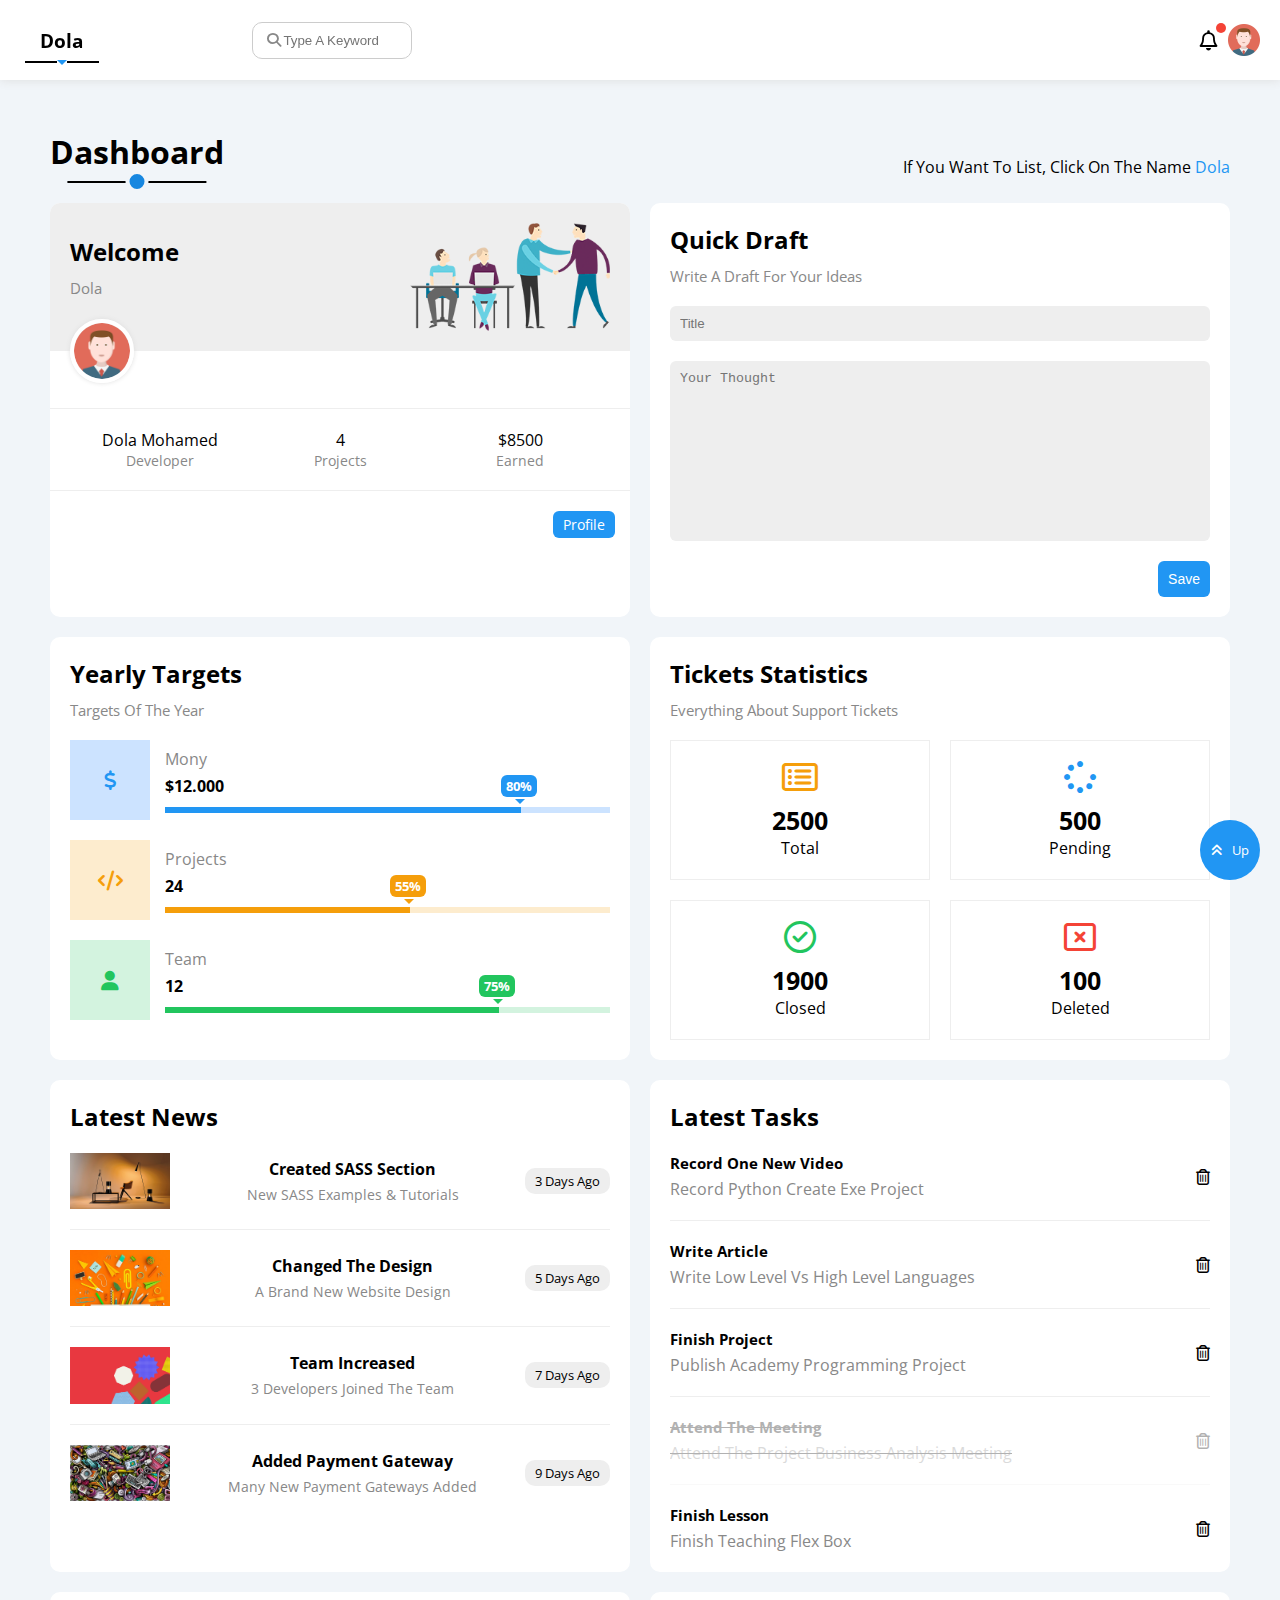
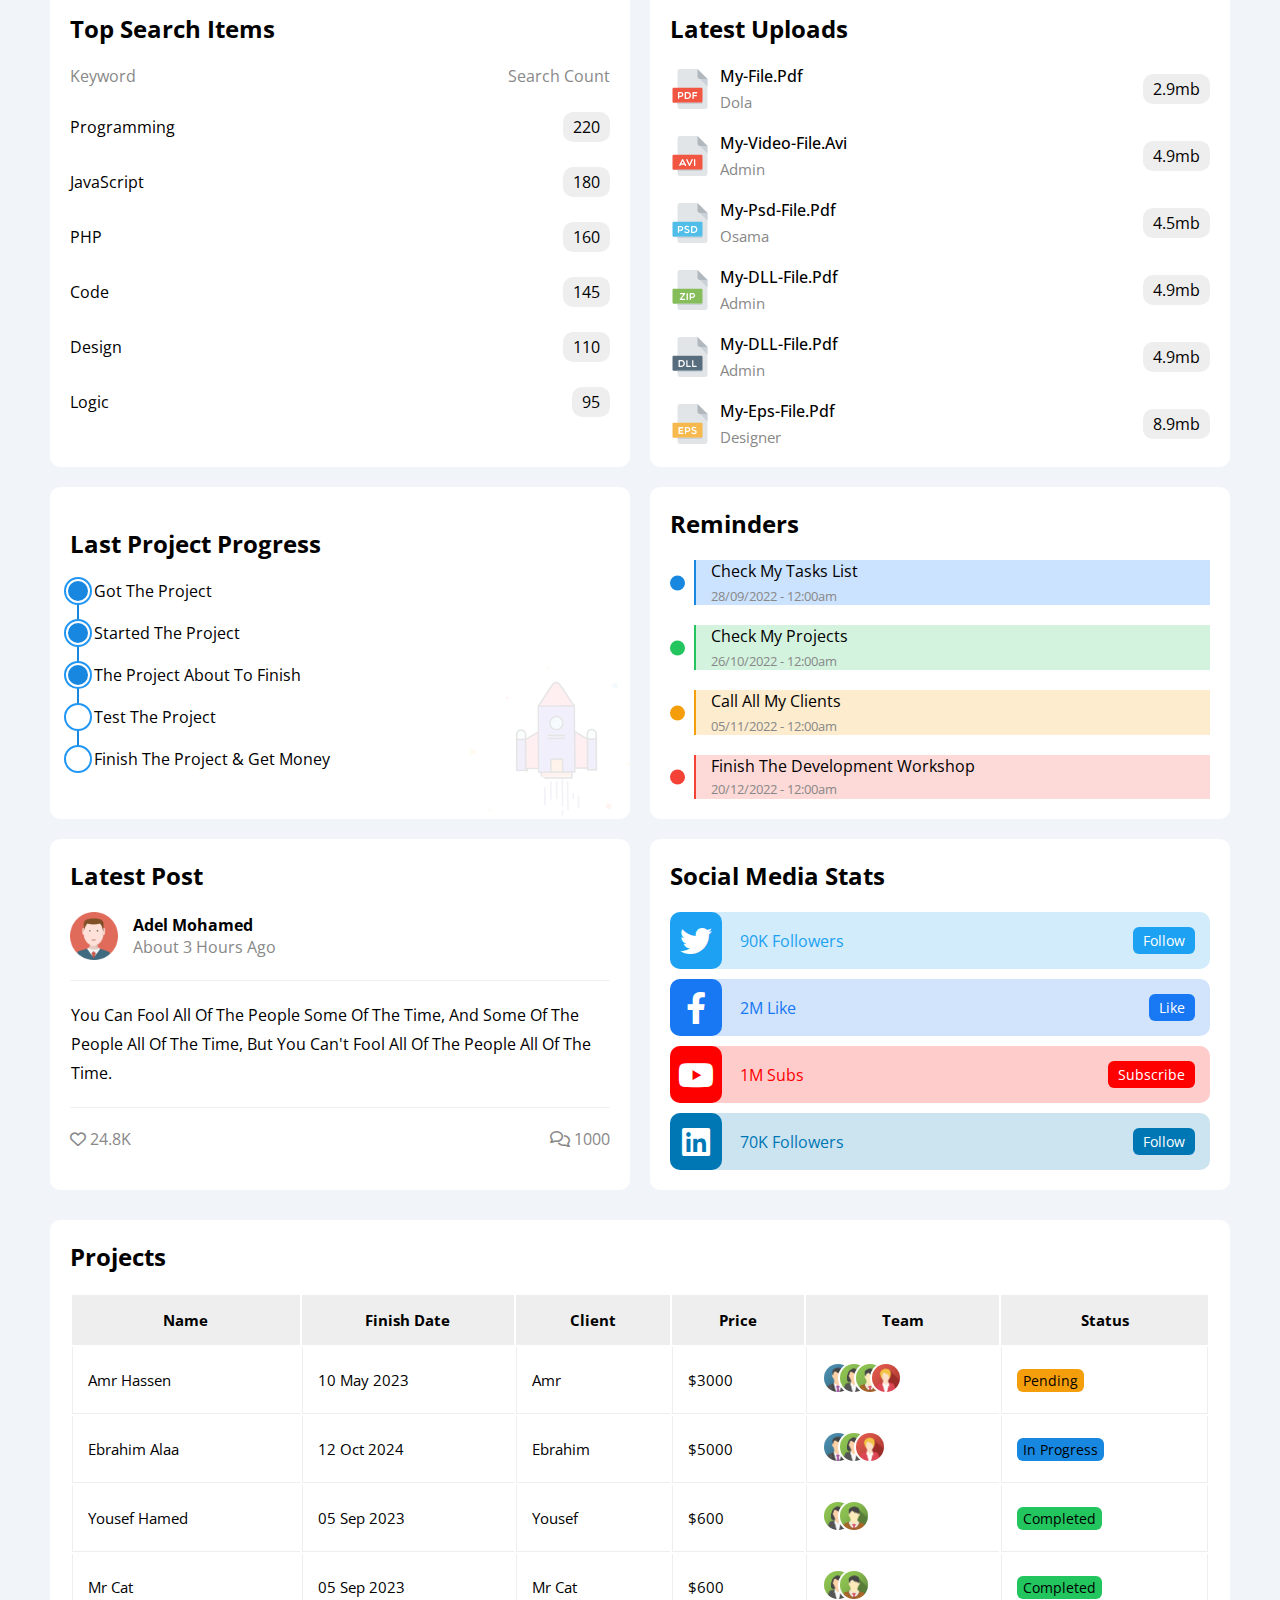
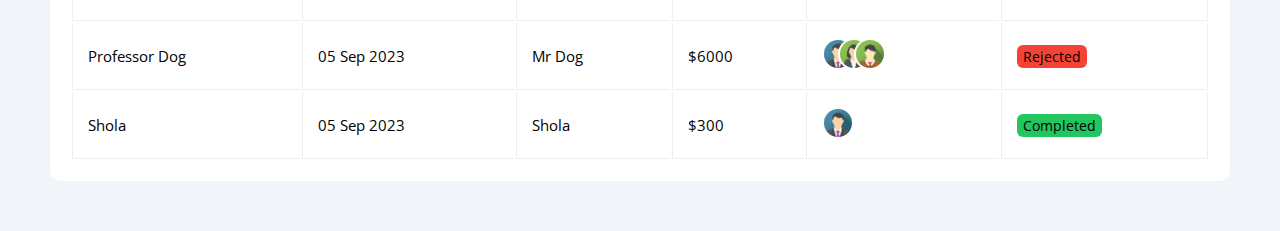
<file: index.html>
<!DOCTYPE html>
<html lang="en">
<head>
    <meta charset="UTF-8"/>
    <meta name="viewport" content="width=device-width, initial-scale=1.0" />
    <link rel="stylesheet" href="css/all.min.css" />
    <link rel="stylesheet" href="css/framwark.css" />
    <link rel="stylesheet" href="css/main.css" />
    <!-- Google Fonts -->
    <link rel="preconnect" href="https://fonts.googleapis.com" />
    <link rel="preconnect" href="https://fonts.gstatic.com" crossorigin />
    <link href="https://fonts.googleapis.com/css2?family=Open+Sans:wght@300;500&display=swap" rel="stylesheet" />
    <title>dola</title>
</head>
<body>
 <div class=page>
  <div class="head" id="head">
    <div class="sidebar">
      <h3>dola</h3>
      <ul>
        <div class="info">
          <li>
            <a class="active" href="index.html">
              <i class="fa-regular fa-chart-bar fa-fw"></i>
              <span>Dashboard</span>
            </a>
          </li>
          <li>
            <a href="settings.html">
              <i class="fa-solid fa-gear fa-fw"></i>
              <span>Settings</span>
            </a>
          </li>
          <li>
            <a  href="profile.html">
              <i class="fa-regular fa-user fa-fw"></i>
              <span>Profile</span>
            </a>
          </li>
          <li>
            <a href="Projects.html">
              <i class="fa-solid fa-diagram-project fa-fw"></i>
              <span>Projects</span>
            </a>
          </li>
          <li>
            <a  href="courses.html">
              <i class="fa-solid fa-graduation-cap fa-fw"></i>
              <span>Courses</span>
            </a>
          </li>
          <li>
            <a  href="friends.html">
              <i class="fa-regular fa-circle-user fa-fw"></i>
              <span>Friends</span>
            </a>
          </li>
          <li>
            <a href="files.html">
              <i class="fa-regular fa-file fa-fw"></i>
              <span>Files</span>
            </a>
          </li>
        </div>
      </ul>
    </div>
    <div class="header between-flex">
      <div class="search">
        <input type="search" placeholder="Type A Keyword">
      </div>
      <div class="icons">
        <div class="notification">
          <i class="fa-regular fa-bell fa-lg"></i>
        </div>
        <img src="img/avatar.png"> 
      </div>
    </div>
  </div>
  <div class="content">
    <div class="headname">
      <h1>Dashboard</h1>
      <p>If you want to list, click on the name <span>dola</span></p>
    </div>
    <div class="wrapper">
      <div class="welcome">
        <div class="intro between-flex">
          <div>
            <h2>welcome</h2>
            <p>dola</p>
          </div>
          <img src="img/welcome.png">
        </div>
        <img src="img/avatar.png">
        <div class="bodytext flex-c">
          <div>
            dola mohamed
            <span >Developer</span>
          </div>
          <div>
            4
            <span >Projects</span>
          </div>
          <div>
            $8500
            <span>Earned</span>
          </div>
        </div>
        <a class="btn-click" herf="profile.html" class="visit">profile</a>
      </div>
      <div class="quick-draft p-20">
        <h2>Quick Draft</h2>
        <p>Write A Draft For Your Ideas</p>
        <from>
          <input type="text" placeholder="Title">
          <textarea placeholder="Your Thought"></textarea>
          <input class="btn-click" type="submit" value="Save">
        </from>
      </div>
      <div class="targets p-20">
        <h2>Yearly Targets</h2>
        <p>Targets Of The Year</p>
        <div class="throw mb-20">
          <div class="icons blue flex-c">
            <i class="fa-solid fa-dollar-sign fa-lg"></i>
          </div>
          <div class="details">
            <span>mony</span>
            <span>$12.000</span>
            <div class="progress blue">
              <span class="blue-1" style="width:80%" data-progress="80%"></span>
            </div>
          </div>
        </div>
        <div class="throw orange-1 mb-20">
          <div class="icons orange flex-c">
            <i class="fa-solid fa-code fa-lg "></i>
          </div>
          <div class="details">
            <span>Projects</span>
            <span>24</span>
            <div class="progress orange">
              <span class="orange-1" style="width:55%" data-progress="55%"></span>
            </div>
          </div>
        </div>
        <div class="throw">
          <div class="icons green flex-c">
            <i class="fa-solid fa-user fa-lg "></i>
          </div>
          <div class="details">
            <span>Team</span>
            <span>12</span>
            <div class="progress green">
              <span class="green-1" style="width:75%" data-progress="75%"></span>
            </div>
          </div>
        </div>
      </div>
      <div class="tickets p-20">
        <h2>Tickets Statistics</h2>
        <p>Everything About Support Tickets</p>
        <div class="conten">
          <div class="box">
            <i class="fa-regular fa-rectangle-list fa-2x "></i>
            <span>2500</span>
            total
          </div>
          <div class="box">
            <i class="fa-solid fa-spinner fa-2x "></i>
            <span>500</span>
            Pending
          </div>
          <div class="box">
            <i class="fa-regular fa-circle-check fa-2x "></i>
            <span>1900</span>
            Closed
          </div>
          <div class="box">
            <i class="fa-regular fa-rectangle-xmark fa-2x mb-10 c-red"></i>
            <span>100</span>
            Deleted
          </div>
        </div>
      </div>
      <div class="latest-news p-20">
        <h2 class="mb-20">Latest News</h2>
        <div class="news-row">
          <img src="img/news-01.png">
          <div class="info">
            <h3>Created SASS Section</h3>
            <p>New SASS Examples & Tutorials</p>
          </div>
          <span>3 Days Ago</span>
        </div>
        <div class="news-row">
          <img src="img/news-02.png">
          <div class="info">
            <h3>Changed The Design</h3>
            <p>A Brand New Website Design</p>
          </div>
          <span>5 Days Ago</span>
        </div>
        <div class="news-row">
          <img src="img/news-03.png">
          <div class="info">
            <h3>Team Increased</h3>
            <p>3 Developers Joined The Team</p>
          </div>
          <span>7 Days Ago</span>
        </div>
        <div class="news-row">
          <img src="img/news-04.png">
          <div class="info">
            <h3>Added Payment Gateway</h3>
            <p>Many New Payment Gateways Added</p>
          </div>
          <span>9 Days Ago</span>
        </div>
      </div>
      <div class="latest-Tasks p-20">
        <h2 class="mb-20">Latest Tasks</h2>
        <div class="task-row between-flex">
          <div class="info">
            <h3>Record One New Video</h3>
            <p>Record Python Create Exe Project</p>
          </div>
          <i class="fa-regular fa-trash-can delete"></i>
        </div>
        <div class="task-row between-flex">
          <div class="info">
            <h3>Write Article</h3>
            <p>Write Low Level vs High Level Languages</p>
          </div>
          <i class="fa-regular fa-trash-can delete"></i>
        </div>
        <div class="task-row between-flex">
          <div class="info">
            <h3>Finish Project</h3>
            <p>Publish Academy Programming Project</p>
          </div>
          <i class="fa-regular fa-trash-can delete"></i>
        </div>
        <div class="task-row delete between-flex">
          <div class="info">
            <h3>Attend The Meeting</h3>
            <p>Attend The Project Business Analysis Meeting</p>
          </div>
          <i class="fa-regular fa-trash-can delete"></i>
        </div>
        <div class="task-row between-flex">
          <div class="info">
            <h3>Finish Lesson</h3>
            <p>Finish Teaching Flex Box</p>
          </div>
          <i class="fa-regular fa-trash-can delete"></i>
        </div>
      </div>
      <div class="search-items p-20">
        <h2 class="mb-20">Top Search Items</h2>
        <div class="text heed between-flex "> <span>Keyword</span><span>Search Count</span></div>
        <div class="text between-flex "> <span>Programming</span><span>220</span></div>
        <div class="text between-flex "> <span>JavaScript</span><span>180</span></div>
        <div class="text between-flex "> <span>PHP</span><span>160</span></div>
        <div class="text between-flex "> <span>Code</span><span>145</span></div>
        <div class="text between-flex "> <span>Design</span><span>110</span></div>
        <div class="text between-flex "> <span>Logic</span><span>95</span></div>
      </div>
      <div class="latest-uploads p-20">
        <h2 class="mb-20">Latest Uploads</h2>
        <ul>
          <li class="between-flex mb-20">
            <div class="contect between-flex">
              <img src="img/pdf.svg">
              <div class="info">
                <span>my-file.pdf</span>
                <span>dola</span>
              </div>
            </div>
            <span>2.9mb</span>
          </li>
          <li class="between-flex mb-20">
            <div class="contect between-flex">
              <img src="img/avi.svg">
              <div class="info">
                <span>My-Video-File.avi</span>
                <span>Admin</span>
              </div>
            </div>
            <span>4.9mb</span>
          </li>
          <li class="between-flex mb-20">
            <div class="contect between-flex">
              <img src="img/psd.svg">
              <div class="info">
                <span>My-Psd-File.pdf</span>
                <span>Osama</span>
              </div>
            </div>
            <span>4.5mb</span>
          </li>
          <li class="between-flex mb-20">
            <div class="contect between-flex">
              <img src="img/zip.svg">
              <div class="info">
                <span>My-DLL-File.pdf</span>
                <span>Admin</span>
              </div>

            </div>
            <span>4.9mb</span>
          </li>
          <li class="between-flex mb-20">
            <div class="contect between-flex">
              <img src="img/dll.svg">
              <div class="info">
                <span>My-DLL-File.pdf</span>
                <span>Admin</span>
              </div>

            </div>
            <span>4.9mb</span>
          </li>
          <li class="between-flex ">
            <div class="contect between-flex">
              <img src="img/eps.svg">
              <div class="info">
                <span>My-Eps-File.pdf</span>
                <span>Designer</span>
              </div>

            </div>
            <span>8.9mb</span>
          </li>
        </ul>
      </div>
      <div class="last-project p-20">
        <h2 class="mt-20">Last Project Progress</h2>
        <ul>
          <li class="mt-20 done">Got The Project</li>
          <li class="mt-20 done">Started The Project</li>
          <li class="mt-20 done">The Project About To Finish</li>
          <li class="mt-20 current">Test The Project</li>
          <li class="mt-20">Finish The Project & Get Money</li>
        </ul>
        <img src="img/project.png">
      </div>
      <div class="reminders p-20">
        <h2 class="mb-20">Reminders</h2>
        <ul>
          <li class="blue mb-20" >
            <p>Check My Tasks List</p>
            <span class="d-block mt-5 c-grey f-13">28/09/2022 - 12:00am</span>
          </li>
          <li class="green mb-20" >
            <p>Check My Projects</p>
            <span class="d-block mt-5 c-grey f-13">26/10/2022 - 12:00am</span>
          </li >
          <li class="orange mb-20 "  >
            <p>Call All My Clients</p>
            <span class="d-block mt-5 c-grey f-13">05/11/2022 - 12:00am</span>
          </li>
          <li class="red">
            <p>Finish The Development Workshop</p>
            <span class="c-grey f-13" >20/12/2022 - 12:00am</span>
          </li>
        </ul>
      </div>
      <div class="latest-post p-20">
        <h2 class="mb-20">Latest Post</h2>
        <div class="top between-flex">
          <img src="img/avatar.png">
          <div class="text">
           <span>adel mohamed</span>
           <span>About 3 Hours Ago</span>
          </div>
        </div>
        <p>You Can Fool All Of The People Some Of The Time, And Some Of The People All Of The Time, But You Can't Fool All Of The People All Of The Time.</p>
        <div class="bottom between-flex">
          <div>
            <i class="fa-regular fa-heart"></i>
            <span>24.8K</span>
          </div>
          <div>
            <i class="fa-regular fa-comments"></i>
            <span>1000</span>
          </div>
        </div>
      </div>
      <div class="social-media p-20">
        <h2 class="mb-20">Social Media Stats</h2>
        <div class="box twitter between-flex p-15 mb-10">
          <i class="fa-brands fa-twitter fa-2x flex-c"></i>
          <span>90K Followers</span>
          <a class="btn-click" href="https://twitter.com/dolamohamed2003" target="_blank">follow</a>
        </div>
        <div class="box facebook between-flex p-15 mb-10">
          <i class="fa-brands fa-facebook-f fa-2x flex-c"></i>
          <span>2M Like</span>
          <a class="btn-click" href="https://www.facebook.com/adel.mohmed.161214/" target="_blank">Like</a>
        </div>
        <div class="box youtube between-flex p-15 mb-10">
          <i class="fa-brands fa-youtube fa-2x  flex-c "></i>
          <span>1M Subs</span>
          <a class="btn-click" href="https://www.youtube.com/@ElzeroWebSchool" target="_blank">Subscribe</a>
        </div>
        <div class="box linkedin between-flex p-15">
          <i class="fa-brands fa-linkedin fa-2x flex-c"></i>
          <span>70K Followers</span>
          <a  class="btn-click" href="https://www.linkedin.com/in/adel-mohamed-682893279/" target="_blank">follow</a>
        </div>
      </div>
    </div>
    <div class="projects p-20 ">
      <h2 class="mb-20">Projects</h2>
      <div class="responsive-table">
        <table class="w-full">
          <thead>
            <tr>
              <th>Name</th>
              <th>Finish Date</th>
              <th>Client</th>
              <th>Price</th>
              <th>Team</th>
              <th>Status</th>
            </tr>
          </thead>
          <tbody>
            <tr>
              <td>Amr hassen</td>
              <td>10 May 2023</td>
              <td>Amr</td>
              <td>$3000</td>
              <td>
                <img src="img/team-01.png">
                <img src="img/team-02.png">
                <img src="img/team-03.png">
                <img src="img/team-05.png">
              </td>
              <td ><span class="btn bg-orange">Pending</span></td>
            </tr>
            <tr>
              <td>ebrahim Alaa</td>
              <td>	12 Oct 2024</td>
              <td>ebrahim</td>
              <td>$5000</td>
              <td>
                <img src="img/team-01.png">
                <img src="img/team-02.png">
                <img src="img/team-05.png">
              </td>
              <td ><span class="btn bg-blue">In Progress</span></td>
            </tr>
            <tr>
              <td>yousef hamed</td>
              <td>	05 Sep 2023</td>
              <td>yousef</td>
              <td>$600</td>
              <td>
                <img src="img/team-02.png">
                <img src="img/team-03.png">
              </td>
              <td ><span class="btn bg-green">Completed</span></td>
            </tr>
            <tr>
              <td>mr cat</td>
              <td>	05 Sep 2023</td>
              <td>mr cat</td>
              <td>$600</td>
              <td>
                <img src="img/team-02.png">
                <img src="img/team-03.png">
              </td>
              <td ><span class="btn bg-green">Completed</span></td>
            </tr>
            <tr>
              <td>Professor dog</td>
              <td>	05 Sep 2023</td>
              <td>mr dog</td>
              <td>$6000</td>
              <td>
                <img src="img/team-01.png">
                <img src="img/team-02.png">
                <img src="img/team-03.png">
              </td>
              <td ><span class="btn bg-red">	Rejected</span></td>
            </tr>
          <tr>
            <td>shola</td>
            <td>	05 Sep 2023</td>
            <td>shola</td>
            <td>$300</td>
            <td>
              <img src="img/team-01.png">
            </td>
            <td ><span class="btn bg-green">Completed</span></td>
          </tr>
          </tbody>
        </table>
      </div>
    </div>
    <a class="up flex-c" href="#head">
      <i class="fa-solid fa-angles-up  mr-10"></i>
      up
    </a>
  </div>
</body>
</html>
</file>
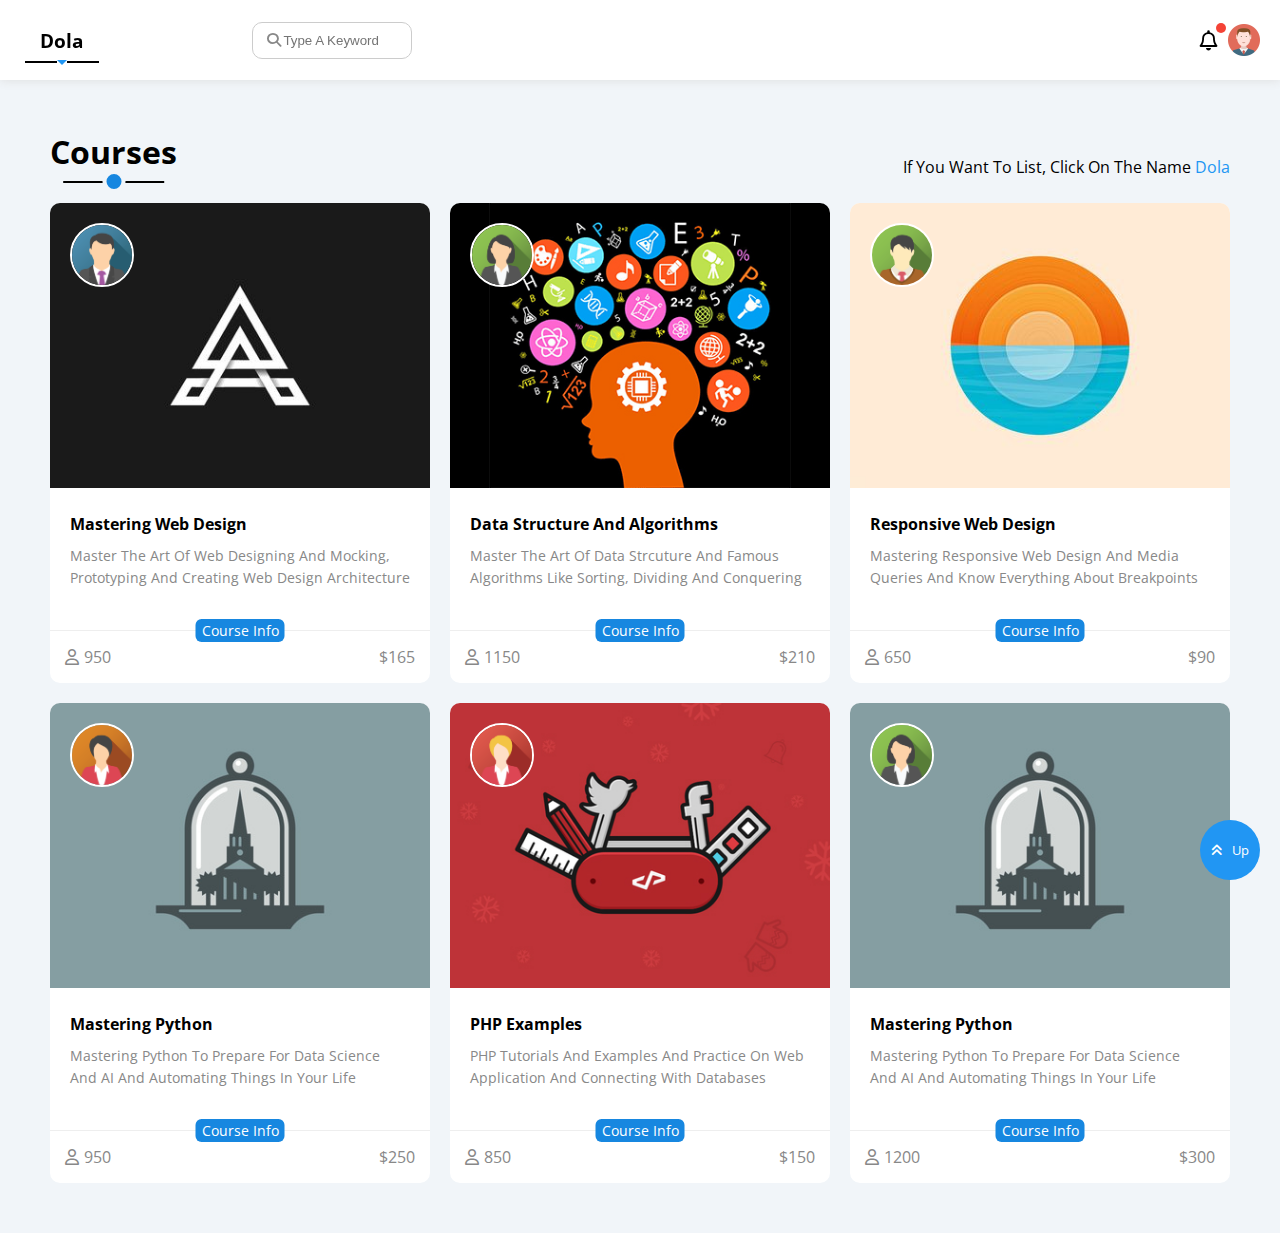
<file: courses.html>
<!DOCTYPE html>
<html lang="en">
<head>
    <meta charset="UTF-8"/>
    <meta name="viewport" content="width=device-width, initial-scale=1.0" />
    <link rel="stylesheet" href="css/all.min.css" />
    <link rel="stylesheet" href="css/framwark.css" />
    <link rel="stylesheet" href="css/main.css" />
    <!-- Google Fonts -->
    <link rel="preconnect" href="https://fonts.googleapis.com" />
    <link rel="preconnect" href="https://fonts.gstatic.com" crossorigin />
    <link href="https://fonts.googleapis.com/css2?family=Open+Sans:wght@300;500&display=swap" rel="stylesheet" />
    <title>dola</title>
</head>
<body>
 <div class=page>
  <div class="head" id="head">
    <div class="sidebar">
      <h3>dola</h3>
      <ul>
        <div class="info">
          <li>
            <a href="index.html">
              <i class="fa-regular fa-chart-bar fa-fw"></i>
              <span>Dashboard</span>
            </a>
          </li>
          <li>
            <a  href="settings.html">
              <i class="fa-solid fa-gear fa-fw"></i>
              <span>Settings</span>
            </a>
          </li>
          <li>
            <a  href="profile.html">
              <i class="fa-regular fa-user fa-fw"></i>
              <span>profile</span>
            </a>
          </li>
          <li>
            <a  href="Projects.html">
              <i class="fa-solid fa-diagram-project fa-fw"></i>
              <span>Projects</span>
            </a>
          </li>
          <li>
            <a class="active" href="courses.html">
              <i class="fa-solid fa-graduation-cap fa-fw"></i>
              <span>Courses</span>
            </a>
          </li>
          <li>
            <a  href="friends.html">
              <i class="fa-regular fa-circle-user fa-fw"></i>
              <span>Friends</span>
            </a>
          </li>
          <li>
            <a href="files.html">
              <i class="fa-regular fa-file fa-fw"></i>
              <span>Files</span>
            </a>
          </li>
        </div>
      </ul>
    </div>
    <div class="header between-flex">
      <div class="search">
        <input type="search" placeholder="Type A Keyword">
      </div>
      <div class="icons">
        <div class="notification">
          <i class="fa-regular fa-bell fa-lg"></i>
        </div>
        <img src="img/avatar.png"> 
      </div>
    </div>
  </div>
  <div class="content">
    <div class="headname">
      <h1>courses</h1>
      <p>If you want to list, click on the name <span>dola</span></p>
    </div>
    <div class="courses">
        <div>
            <img src="img/course-01.jpg" class="w-full ">
            <img src="img/team-01.png">
            <div class="p-20 br-b">
                <h4 class="">Mastering Web Design</h4>
                <P class="c-grey line-h mt-20 mb-10 ">Master The Art Of Web Designing And Mocking, Prototyping And Creating Web Design Architecture</P>
            </div>
            <span class=" info btn bg-blue c-white">Course Info</span>
            <div class="between-flex p-15 ">
                <div class="flex-c">
                    <i class="fa-regular fa-user c-grey mr-5"></i>
                    <span class="c-grey" >950</span>
                </div>
                <span class="c-grey" >$165</span>
            </div>
        </div>
        <div>
            <img src="img/course-02.jpg" class="w-full ">
            <img src="img/team-02.png">
            <div class="p-20 br-b">
                <h4 class="">Data Structure And Algorithms</h4>
                <P class="c-grey line-h mt-20 mb-10 ">Master The Art Of Data Strcuture And Famous Algorithms Like Sorting, Dividing And Conquering</P>
            </div>
            <span class=" info btn bg-blue c-white">Course Info</span>
            <div class="between-flex p-15 ">
                <div class="flex-c">
                    <i class="fa-regular fa-user c-grey mr-5"></i>
                    <span class="c-grey" >1150</span>
                </div>
                <span class="c-grey" >$210</span>
            </div>
        </div>
        <div>
            <img src="img/course-03.jpg" class="w-full ">
            <img src="img/team-03.png">
            <div class="p-20 br-b">
                <h4 class="">Responsive Web Design</h4>
                <P class="c-grey line-h mt-20 mb-10 ">Mastering Responsive Web Design And Media Queries And Know Everything About Breakpoints</P>
            </div>
            <span class=" info btn bg-blue c-white">Course Info</span>
            <div class="between-flex p-15 ">
                <div class="flex-c">
                    <i class="fa-regular fa-user c-grey mr-5"></i>
                    <span class="c-grey" >650</span>
                </div>
                <span class="c-grey" >$90</span>
            </div>
        </div>
        <div>
            <img src="img/course-04.jpg" class="w-full ">
            <img src="img/team-04.png">
            <div class="p-20 br-b">
                <h4 class="">Mastering Python</h4>
                <P class="c-grey line-h mt-20 mb-10 ">Mastering Python To Prepare For Data Science And AI And Automating Things in Your Life</P>
            </div>
            <span class=" info btn bg-blue c-white">Course Info</span>
            <div class="between-flex p-15 ">
                <div class="flex-c">
                    <i class="fa-regular fa-user c-grey mr-5"></i>
                    <span class="c-grey" >950</span>
                </div>
                <span class="c-grey" >$250</span>
            </div>
        </div>
        <div>
            <img src="img/course-05.jpg" class="w-full ">
            <img src="img/team-05.png">
            <div class="p-20 br-b">
                <h4 class="">PHP Examples</h4>
                <P class="c-grey line-h mt-20 mb-10 ">PHP Tutorials And Examples And Practice On Web Application And Connecting With Databases  </P>
            </div>
            <span class=" info btn bg-blue c-white">Course Info</span>
            <div class="between-flex p-15 ">
                <div class="flex-c">
                    <i class="fa-regular fa-user c-grey mr-5"></i>
                    <span class="c-grey" >850</span>
                </div>
                <span class="c-grey" >$150</span>
            </div>
        </div>
        <div>
            <img src="img/course-04.jpg" class="w-full ">
            <img src="img/team-02.png">
            <div class="p-20 br-b">
                <h4 class="">Mastering Python</h4>
                <P class="c-grey line-h mt-20 mb-10 ">Mastering Python To Prepare For Data Science And AI And Automating Things in Your Life</P>
            </div>
            <span class=" info btn bg-blue c-white">Course Info</span>
            <div class="between-flex p-15 ">
                <div class="flex-c">
                    <i class="fa-regular fa-user c-grey mr-5"></i>
                    <span class="c-grey" >1200</span>
                </div>
                <span class="c-grey" >$300</span>
            </div>
        </div>
    </div>
    <a class="up flex-c" href="#head">
      <i class="fa-solid fa-angles-up  mr-10"></i>
      up
    </a>
  </div>
</body>
</html>
</file>
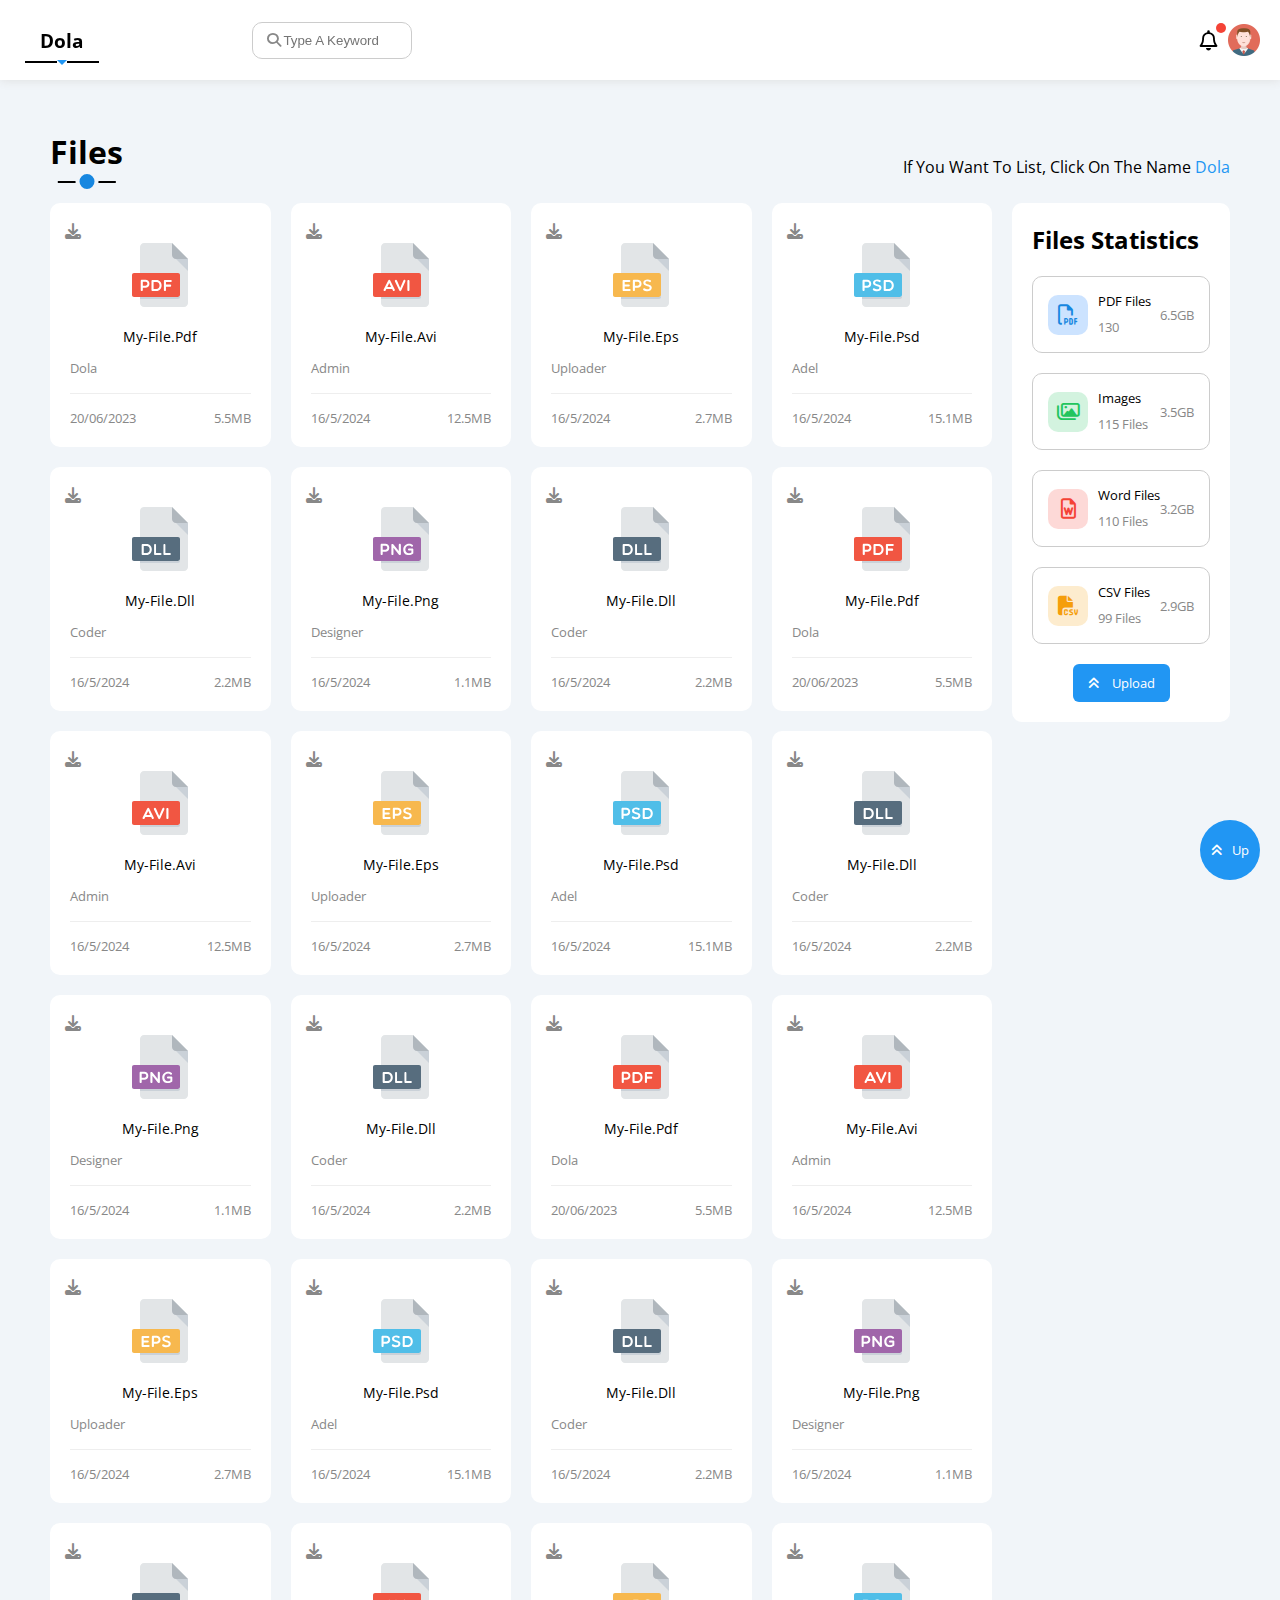
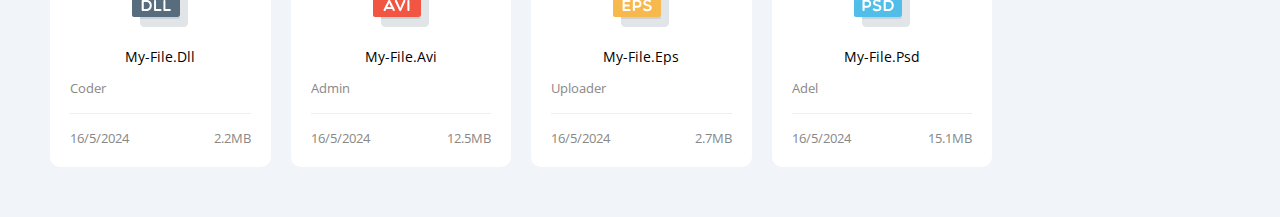
<file: files.html>
<!DOCTYPE html>
<html lang="en">
<head>
    <meta charset="UTF-8"/>
    <meta name="viewport" content="width=device-width, initial-scale=1.0" />
    <link rel="stylesheet" href="css/all.min.css" />
    <link rel="stylesheet" href="css/framwark.css" />
    <link rel="stylesheet" href="css/main.css" />
    <!-- Google Fonts -->
    <link rel="preconnect" href="https://fonts.googleapis.com" />
    <link rel="preconnect" href="https://fonts.gstatic.com" crossorigin />
    <link href="https://fonts.googleapis.com/css2?family=Open+Sans:wght@300;500&display=swap" rel="stylesheet" />
    <title>dola</title>
</head>
<body>
 <div class=page>
    <div class="head" id="head">
    <div class="sidebar" >
      <h3>dola</h3>
      <ul>
        <div class="info">
          <li>
            <a href="index.html">
              <i class="fa-regular fa-chart-bar fa-fw"></i>
              <span>Dashboard</span>
            </a>
          </li>
          <li>
            <a  href="settings.html">
              <i class="fa-solid fa-gear fa-fw"></i>
              <span>Settings</span>
            </a>
          </li>
          <li>
            <a  href="profile.html">
              <i class="fa-regular fa-user fa-fw"></i>
              <span>profile</span>
            </a>
          </li>
          <li>
            <a  href="Projects.html">
              <i class="fa-solid fa-diagram-project fa-fw"></i>
              <span>Projects</span>
            </a>
          </li>
          <li>
            <a href="courses.html">
              <i class="fa-solid fa-graduation-cap fa-fw"></i>
              <span>Courses</span>
            </a>
          </li>
          <li>
            <a  href="friends.html">
              <i class="fa-regular fa-circle-user fa-fw"></i>
              <span>Friends</span>
            </a>
          </li>
          <li>
            <a class="active" href="files.html">
              <i class="fa-regular fa-file fa-fw"></i>
              <span>Files</span>
            </a>
          </li>
        </div>
      </ul>
    </div>
    <div class="header between-flex">
      <div class="search">
        <input type="search" placeholder="Type A Keyword">
      </div>
      <div class="icons">
        <div class="notification">
          <i class="fa-regular fa-bell fa-lg"></i>
        </div>
        <img src="img/avatar.png"> 
      </div>
    </div>
  </div>
  <div class="content">
    <div class="headname" >
      <h1>files</h1>
      <p>If you want to list, click on the name <span>dola</span></p>
    </div>
    <div class=" files gap-20">
        <div>
            <div class="p-20 p-r bg-white bor-r-10">
                <i class="fa-solid fa-download c-grey"></i>
                <img src="img/pdf.svg">
                <h5>my-file.pdf</h5>
                <span class="c-grey f-13">dola</span>
                <div class=" between-flex pt-15 mt-15 br-t f-13">
                    <span class="c-grey">20/06/2023</span>
                    <span class="c-grey">5.5MB</span>
                </div>
            </div>
            <div class="p-20 p-r bg-white bor-r-10">
                    <i class="fa-solid fa-download c-grey"></i>
                    <img src="img/avi.svg">
                    <h5>my-file.avi</h5>
                    <span class="c-grey f-13">Admin</span>
                    <div class=" between-flex pt-15 mt-15 br-t f-13">
                        <span class="c-grey">16/5/2024</span>
                        <span class="c-grey">12.5MB</span>
                    </div>
            </div>
            <div class="p-20 p-r bg-white bor-r-10">
                <i class="fa-solid fa-download c-grey"></i>
                <img src="img/eps.svg">
                <h5>my-file.eps</h5>
                <span class="c-grey f-13">Uploader</span>
                <div class=" between-flex pt-15 mt-15 br-t f-13">
                    <span class="c-grey">16/5/2024</span>
                    <span class="c-grey">2.7MB</span>
                </div>
            </div>
            <div class="p-20 p-r bg-white bor-r-10">
                <i class="fa-solid fa-download c-grey"></i>
                <img src="img/psd.svg">
                <h5>my-file.psd</h5>
                <span class="c-grey f-13">adel</span>
                <div class=" between-flex pt-15 mt-15 br-t f-13">
                    <span class="c-grey">16/5/2024</span>
                    <span class="c-grey">15.1MB</span>
                </div>
            </div>
            <div class="p-20 p-r bg-white bor-r-10">
                <i class="fa-solid fa-download c-grey"></i>
                <img src="img/dll.svg">
                <h5>my-file.dll</h5>
                <span class="c-grey f-13">Coder</span>
                <div class=" between-flex pt-15 mt-15 br-t f-13">
                    <span class="c-grey">16/5/2024</span>
                    <span class="c-grey">2.2MB</span>
                </div>
            </div>
            <div class="p-20 p-r bg-white bor-r-10">
                <i class="fa-solid fa-download c-grey"></i>
                <img src="img/png.svg">
                <h5>my-file.png</h5>
                <span class="c-grey f-13">Designer</span>
                <div class=" between-flex pt-15 mt-15 br-t f-13">
                    <span class="c-grey">16/5/2024</span>
                    <span class="c-grey">1.1MB</span>
                </div>
            </div>
            <div class="p-20 p-r bg-white bor-r-10">
                <i class="fa-solid fa-download c-grey"></i>
                <img src="img/dll.svg">
                <h5>my-file.dll</h5>
                <span class="c-grey f-13">Coder</span>
                <div class=" between-flex pt-15 mt-15 br-t f-13">
                    <span class="c-grey">16/5/2024</span>
                    <span class="c-grey">2.2MB</span>
                </div>
            </div>
            <div class="p-20 p-r bg-white bor-r-10">
                <i class="fa-solid fa-download c-grey"></i>
                <img src="img/pdf.svg">
                <h5>my-file.pdf</h5>
                <span class="c-grey f-13">dola</span>
                <div class=" between-flex pt-15 mt-15 br-t f-13">
                    <span class="c-grey">20/06/2023</span>
                    <span class="c-grey">5.5MB</span>
                </div>
            </div>
            <div class="p-20 p-r bg-white bor-r-10">
                    <i class="fa-solid fa-download c-grey"></i>
                    <img src="img/avi.svg">
                    <h5>my-file.avi</h5>
                    <span class="c-grey f-13">Admin</span>
                    <div class=" between-flex pt-15 mt-15 br-t f-13">
                        <span class="c-grey">16/5/2024</span>
                        <span class="c-grey">12.5MB</span>
                    </div>
            </div>
            <div class="p-20 p-r bg-white bor-r-10">
                <i class="fa-solid fa-download c-grey"></i>
                <img src="img/eps.svg">
                <h5>my-file.eps</h5>
                <span class="c-grey f-13">Uploader</span>
                <div class=" between-flex pt-15 mt-15 br-t f-13">
                    <span class="c-grey">16/5/2024</span>
                    <span class="c-grey">2.7MB</span>
                </div>
            </div>
            <div class="p-20 p-r bg-white bor-r-10">
                <i class="fa-solid fa-download c-grey"></i>
                <img src="img/psd.svg">
                <h5>my-file.psd</h5>
                <span class="c-grey f-13">adel</span>
                <div class=" between-flex pt-15 mt-15 br-t f-13">
                    <span class="c-grey">16/5/2024</span>
                    <span class="c-grey">15.1MB</span>
                </div>
            </div>
            <div class="p-20 p-r bg-white bor-r-10">
                <i class="fa-solid fa-download c-grey"></i>
                <img src="img/dll.svg">
                <h5>my-file.dll</h5>
                <span class="c-grey f-13">Coder</span>
                <div class=" between-flex pt-15 mt-15 br-t f-13">
                    <span class="c-grey">16/5/2024</span>
                    <span class="c-grey">2.2MB</span>
                </div>
            </div>
            <div class="p-20 p-r bg-white bor-r-10">
                <i class="fa-solid fa-download c-grey"></i>
                <img src="img/png.svg">
                <h5>my-file.png</h5>
                <span class="c-grey f-13">Designer</span>
                <div class=" between-flex pt-15 mt-15 br-t f-13">
                    <span class="c-grey">16/5/2024</span>
                    <span class="c-grey">1.1MB</span>
                </div>
            </div>
            <div class="p-20 p-r bg-white bor-r-10">
                <i class="fa-solid fa-download c-grey"></i>
                <img src="img/dll.svg">
                <h5>my-file.dll</h5>
                <span class="c-grey f-13">Coder</span>
                <div class=" between-flex pt-15 mt-15 br-t f-13">
                    <span class="c-grey">16/5/2024</span>
                    <span class="c-grey">2.2MB</span>
                </div>
            </div>
            <div class="p-20 p-r bg-white bor-r-10">
                <i class="fa-solid fa-download c-grey"></i>
                <img src="img/pdf.svg">
                <h5>my-file.pdf</h5>
                <span class="c-grey f-13">dola</span>
                <div class=" between-flex pt-15 mt-15 br-t f-13">
                    <span class="c-grey">20/06/2023</span>
                    <span class="c-grey">5.5MB</span>
                </div>
            </div>
            <div class="p-20 p-r bg-white bor-r-10">
                    <i class="fa-solid fa-download c-grey"></i>
                    <img src="img/avi.svg">
                    <h5>my-file.avi</h5>
                    <span class="c-grey f-13">Admin</span>
                    <div class=" between-flex pt-15 mt-15 br-t f-13">
                        <span class="c-grey">16/5/2024</span>
                        <span class="c-grey">12.5MB</span>
                    </div>
            </div>
            <div class="p-20 p-r bg-white bor-r-10">
                <i class="fa-solid fa-download c-grey"></i>
                <img src="img/eps.svg">
                <h5>my-file.eps</h5>
                <span class="c-grey f-13">Uploader</span>
                <div class=" between-flex pt-15 mt-15 br-t f-13">
                    <span class="c-grey">16/5/2024</span>
                    <span class="c-grey">2.7MB</span>
                </div>
            </div>
            <div class="p-20 p-r bg-white bor-r-10">
                <i class="fa-solid fa-download c-grey"></i>
                <img src="img/psd.svg">
                <h5>my-file.psd</h5>
                <span class="c-grey f-13">adel</span>
                <div class=" between-flex pt-15 mt-15 br-t f-13">
                    <span class="c-grey">16/5/2024</span>
                    <span class="c-grey">15.1MB</span>
                </div>
            </div>
            <div class="p-20 p-r bg-white bor-r-10">
                <i class="fa-solid fa-download c-grey"></i>
                <img src="img/dll.svg">
                <h5>my-file.dll</h5>
                <span class="c-grey f-13">Coder</span>
                <div class=" between-flex pt-15 mt-15 br-t f-13">
                    <span class="c-grey">16/5/2024</span>
                    <span class="c-grey">2.2MB</span>
                </div>
            </div>
            <div class="p-20 p-r bg-white bor-r-10">
                <i class="fa-solid fa-download c-grey"></i>
                <img src="img/png.svg">
                <h5>my-file.png</h5>
                <span class="c-grey f-13">Designer</span>
                <div class=" between-flex pt-15 mt-15 br-t f-13">
                    <span class="c-grey">16/5/2024</span>
                    <span class="c-grey">1.1MB</span>
                </div>
            </div>
            <div class="p-20 p-r bg-white bor-r-10">
                <i class="fa-solid fa-download c-grey"></i>
                <img src="img/dll.svg">
                <h5>my-file.dll</h5>
                <span class="c-grey f-13">Coder</span>
                <div class=" between-flex pt-15 mt-15 br-t f-13">
                    <span class="c-grey">16/5/2024</span>
                    <span class="c-grey">2.2MB</span>
                </div>
            </div>
            <div class="p-20 p-r bg-white bor-r-10">
                <i class="fa-solid fa-download c-grey"></i>
                <img src="img/avi.svg">
                <h5>my-file.avi</h5>
                <span class="c-grey f-13">Admin</span>
                <div class=" between-flex pt-15 mt-15 br-t f-13">
                    <span class="c-grey">16/5/2024</span>
                    <span class="c-grey">12.5MB</span>
                </div>
        </div>
        <div class="p-20 p-r bg-white bor-r-10">
            <i class="fa-solid fa-download c-grey"></i>
            <img src="img/eps.svg">
            <h5>my-file.eps</h5>
            <span class="c-grey f-13">Uploader</span>
            <div class=" between-flex pt-15 mt-15 br-t f-13">
                <span class="c-grey">16/5/2024</span>
                <span class="c-grey">2.7MB</span>
            </div>
        </div>
        <div class="p-20 p-r bg-white bor-r-10">
            <i class="fa-solid fa-download c-grey"></i>
            <img src="img/psd.svg">
            <h5>my-file.psd</h5>
            <span class="c-grey f-13">adel</span>
            <div class=" between-flex pt-15 mt-15 br-t f-13">
                <span class="c-grey">16/5/2024</span>
                <span class="c-grey">15.1MB</span>
            </div>
        </div>
        </div>
        <div>
            <div class="p-20 bg-white bor-r-10">
                <h2 class="mb-20 ">Files Statistics</h2>
                <div class="between-flex border-ccc p-15 bor-r-10 mb-20">
                    <div class="d-flex al-c">
                        <i class="blue fa-regular fa-file-pdf fa-lg icons flex-c c-blue mr-10 bor-r-10"></i>
                        <div >
                            <span class="mb-5 d-block f-13">PDF Files</span>
                            <Span class="f-13 c-grey">130</Span>
                        </div>
                    </div>
                    <span class="c-grey d-block f-13">6.5GB</span>
                </div>
                <div class="between-flex border-ccc p-15 bor-r-10 mb-20">
                    <div class="d-flex al-c">
                        <i class="green fa-regular fa-images fa-lg c-green flex-c icons mr-10 bor-r-10"></i>
                        <div>
                            <span class="mb-5 d-block f-13">Images</span>
                            <Span class="f-13 c-grey">115 Files</Span>
                        </div>
                    </div>
                    <span class="c-grey d-block f-13">3.5GB</span>
                </div>
                <div class="between-flex border-ccc p-15 bor-r-10 mb-20">
                    <div class="d-flex al-c">
                        <i class="red fa-regular fa-file-word fa-lg c-red flex-c icons  mr-10 bor-r-10"></i>
                        <div>
                            <span class="mb-5 d-block f-13">Word Files</span>
                            <Span class="f-13 c-grey">110 Files</Span>
                        </div>
                    </div>
                    <span class="c-grey d-block f-13">3.2GB</span>
                </div>
                <div class="between-flex border-ccc p-15 bor-r-10 mb-20">
                    <div class="d-flex al-c">
                        <i class="orange fa-solid fa-file-csv fa-lg c-orange flex-c icons  mr-10 bor-r-10"></i>
                        <div>
                            <span class="mb-5 d-block f-13">CSV Files</span>
                            <Span class="f-13 c-grey">99 Files</Span>
                        </div>
                    </div>
                    <span class="c-grey d-block f-13">2.9GB</span>
                </div>
                <a href="#" id="adel" >
                    <i class="fa-solid fa-angles-up  mr-10"></i>
                    Upload
                </a>
            </div>
        </div>
        <a class="up flex-c" href="#head">
            <i class="fa-solid fa-angles-up  mr-10"></i>
            up
        </a>
    </div>
  </div>
</body>
</html>
</file>
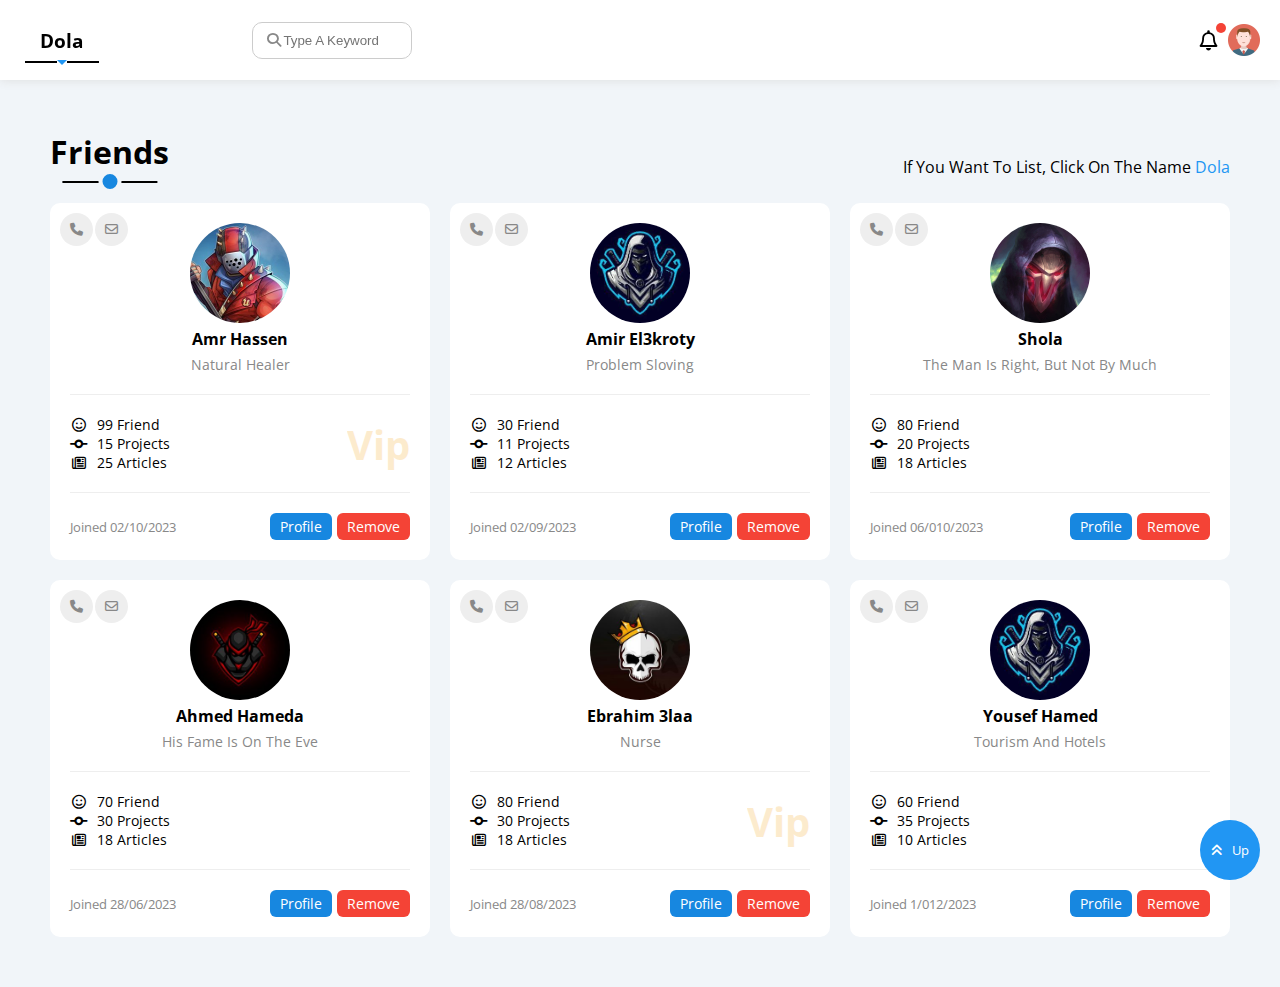
<file: friends.html>
<!DOCTYPE html>
<html lang="en">
<head>
    <meta charset="UTF-8"/>
    <meta name="viewport" content="width=device-width, initial-scale=1.0" />
    <link rel="stylesheet" href="css/all.min.css" />
    <link rel="stylesheet" href="css/framwark.css" />
    <link rel="stylesheet" href="css/main.css" />
    <!-- Google Fonts -->
    <link rel="preconnect" href="https://fonts.googleapis.com" />
    <link rel="preconnect" href="https://fonts.gstatic.com" crossorigin />
    <link href="https://fonts.googleapis.com/css2?family=Open+Sans:wght@300;500&display=swap" rel="stylesheet" />
    <title>dola</title>
</head>
<body>
 <div class=page>
  <div class="head" id="head">
    <div class="sidebar" >
      <h3>dola</h3>
      <ul>
        <div class="info">
          <li>
            <a href="index.html">
              <i class="fa-regular fa-chart-bar fa-fw"></i>
              <span>Dashboard</span>
            </a>
          </li>
          <li>
            <a  href="settings.html">
              <i class="fa-solid fa-gear fa-fw"></i>
              <span>Settings</span>
            </a>
          </li>
          <li>
            <a  href="profile.html">
              <i class="fa-regular fa-user fa-fw"></i>
              <span>Profile</span>
            </a>
          </li>
          <li>
            <a  href="Projects.html">
              <i class="fa-solid fa-diagram-project fa-fw"></i>
              <span>Projects</span>
            </a>
          </li>
          <li>
            <a href="courses.html">
              <i class="fa-solid fa-graduation-cap fa-fw"></i>
              <span>Courses</span>
            </a>
          </li>
          <li>
            <a class="active" href="friends.html">
              <i class="fa-regular fa-circle-user fa-fw"></i>
              <span>Friends</span>
            </a>
          </li>
          <li>
            <a href="files.html">
              <i class="fa-regular fa-file fa-fw"></i>
              <span>Files</span>
            </a>
          </li>
        </div>
      </ul>
    </div>
    <div class="header between-flex">
      <div class="search">
        <input type="search" placeholder="Type A Keyword">
      </div>
      <div class="icons">
        <div class="notification">
          <i class="fa-regular fa-bell fa-lg"></i>
        </div>
        <img src="img/avatar.png"> 
      </div>
    </div>
  </div>
  <div class="content">
    <div class="headname">
      <h1>friends</h1>
      <p>If you want to list, click on the name <span>dola</span></p>
    </div>
    <div class="friends">
        <div>
            <i class="fa-solid fa-phone  f-13"></i>
            <i class="fa-regular fa-envelope  f-13"></i>
            <div class="t-c">
                <img src="img/friend-01.jpg">
                <h4>amr hassen</h4>
                <p class="c-gery">Natural healer</p>
            </div>
            <div class="pt-20 mt-20 pb-20 mb-20 br-b br-t f-14">
                <div>
                    <i class="fa-regular fa-face-smile fa-fw mr-5"></i>
                    <span>99 Friend</span>
                </div>
                <div>
                    <i class="fa-solid fa-code-commit fa-fw mr-5"></i>
                    <span>15 Projects</span>
                </div>
                <div>
                    <i class="fa-regular fa-newspaper fa-fw mr-5"></i>
                    <span>25 Articles</span>
                </div>
                <span class="vip">vip</span>
            </div>
            <div class="between-flex f-13">
                <span class=" c-grey ">Joined 02/10/2023</span>
                <div class="d-flex">
                    <a href="#" class="btn-click bg-blue c-white mr-5">Profile</a>
                    <a href="#" class="btn-click bg-red c-white">Remove</a>
                </div>
            </div>
        </div>
        <div>
            <i class="fa-solid fa-phone  f-13"></i>
            <i class="fa-regular fa-envelope  f-13"></i>
            <div class="t-c">
                <img src="img/friend-02.jpg">
                <h4>amir el3kroty</h4>
                <p class="c-gery">problem sloving</p>
            </div>
            <div class="pt-20 mt-20 pb-20 mb-20 br-b br-t f-14">
                <div>
                    <i class="fa-regular fa-face-smile fa-fw mr-5"></i>
                    <span>30  Friend</span>
                </div>
                <div>
                    <i class="fa-solid fa-code-commit fa-fw mr-5"></i>
                    <span>11  Projects</span>
                </div>
                <div>
                    <i class="fa-regular fa-newspaper fa-fw mr-5"></i>
                    <span>12 Articles</span>
                </div>
            </div>
            <div class="between-flex f-13">
                <span class=" c-grey ">Joined 02/09/2023</span>
                <div class="d-flex">
                    <a href="#" class="btn-click bg-blue c-white mr-5">Profile</a>
                    <a href="#" class="btn-click bg-red c-white">Remove</a>
                </div>
            </div>
        </div>
        <div>
            <i class="fa-solid fa-phone  f-13"></i>
            <i class="fa-regular fa-envelope  f-13"></i>
            <div class="t-c">
                <img src="img/friend-03.jpg">
                <h4>shola</h4>
                <p class="c-gery">The man is right, but not by much</p>
            </div>
            <div class="pt-20 mt-20 pb-20 mb-20 br-b br-t f-14">
                <div>
                    <i class="fa-regular fa-face-smile fa-fw mr-5"></i>
                    <span>80  Friend</span>
                </div>
                <div>
                    <i class="fa-solid fa-code-commit fa-fw mr-5"></i>
                    <span>20  Projects</span>
                </div>
                <div>
                    <i class="fa-regular fa-newspaper fa-fw mr-5"></i>
                    <span>18  Articles</span>
                </div>
            </div>
            <div class="between-flex f-13">
                <span class=" c-grey ">Joined 06/010/2023</span>
                <div class="d-flex">
                    <a href="#" class="btn-click bg-blue c-white mr-5">Profile</a>
                    <a href="#" class="btn-click bg-red c-white">Remove</a>
                </div>
            </div>
        </div>
        <div>
            <i class="fa-solid fa-phone  f-13"></i>
            <i class="fa-regular fa-envelope  f-13"></i>
            <div class="t-c">
                <img src="img/friend-04.jpg">
                <h4> ahmed hameda</h4>
                <p class="c-gery">His fame is on the eve</p>
            </div>
            <div class="pt-20 mt-20 pb-20 mb-20 br-b br-t f-14">
                <div>
                    <i class="fa-regular fa-face-smile fa-fw mr-5"></i>
                    <span>70   Friend</span>
                </div>
                <div>
                    <i class="fa-solid fa-code-commit fa-fw mr-5"></i>
                    <span>30   Projects</span>
                </div>
                <div>
                    <i class="fa-regular fa-newspaper fa-fw mr-5"></i>
                    <span>18  Articles</span>
                </div>
            </div>
            <div class="between-flex f-13">
                <span class=" c-grey ">Joined 28/06/2023</span>
                <div class="d-flex">
                    <a href="#" class="btn-click bg-blue c-white mr-5">Profile</a>
                    <a href="#" class="btn-click bg-red c-white">Remove</a>
                </div>
            </div>
        </div>
        <div>
            <i class="fa-solid fa-phone  f-13"></i>
            <i class="fa-regular fa-envelope  f-13"></i>
            <div class="t-c">
                <img src="img/friend-05.jpg">
                <h4>ebrahim 3laa</h4>
                <p class="c-gery">nurse</p>
            </div>
            <div class="pt-20 mt-20 pb-20 mb-20 br-b br-t f-14">
                <div>
                    <i class="fa-regular fa-face-smile fa-fw mr-5"></i>
                    <span>80     Friend</span>
                </div>
                <div>
                    <i class="fa-solid fa-code-commit fa-fw mr-5"></i>
                    <span>30  Projects</span>
                </div>
                <div>
                    <i class="fa-regular fa-newspaper fa-fw mr-5"></i>
                    <span>18  Articles</span>
                </div>
                <span class="vip">vip</span>
            </div>
            <div class="between-flex f-13">
                <span class=" c-grey ">Joined 28/08/2023</span>
                <div class="d-flex">
                    <a href="#" class="btn-click bg-blue c-white mr-5">Profile</a>
                    <a href="#" class="btn-click bg-red c-white">Remove</a>
                </div>
            </div>
        </div>
        <div>
          <i class="fa-solid fa-phone  f-13"></i>
          <i class="fa-regular fa-envelope  f-13"></i>
          <div class="t-c">
              <img src="img/friend-02.jpg">
              <h4>yousef hamed</h4>
              <p class="c-gery">Tourism and Hotels</p>
          </div>
          <div class="pt-20 mt-20 pb-20 mb-20 br-b br-t f-14">
              <div>
                  <i class="fa-regular fa-face-smile fa-fw mr-5"></i>
                  <span>60     Friend</span>
              </div>
              <div>
                  <i class="fa-solid fa-code-commit fa-fw mr-5"></i>
                  <span>35  Projects</span>
              </div>
              <div>
                  <i class="fa-regular fa-newspaper fa-fw mr-5"></i>
                  <span>10  Articles</span>
              </div>
          </div>
          <div class="between-flex f-13">
              <span class=" c-grey ">Joined 1/012/2023</span>
              <div class="d-flex">
                  <a href="#" class="btn-click bg-blue c-white mr-5">Profile</a>
                  <a href="#" class="btn-click bg-red c-white">Remove</a>
              </div>
          </div>
      </div>
    </div>
    <a class="up flex-c" href="#head">
      <i class="fa-solid fa-angles-up  mr-10"></i>
      up
  </a>
  </div>
</body>
</html>
</file>
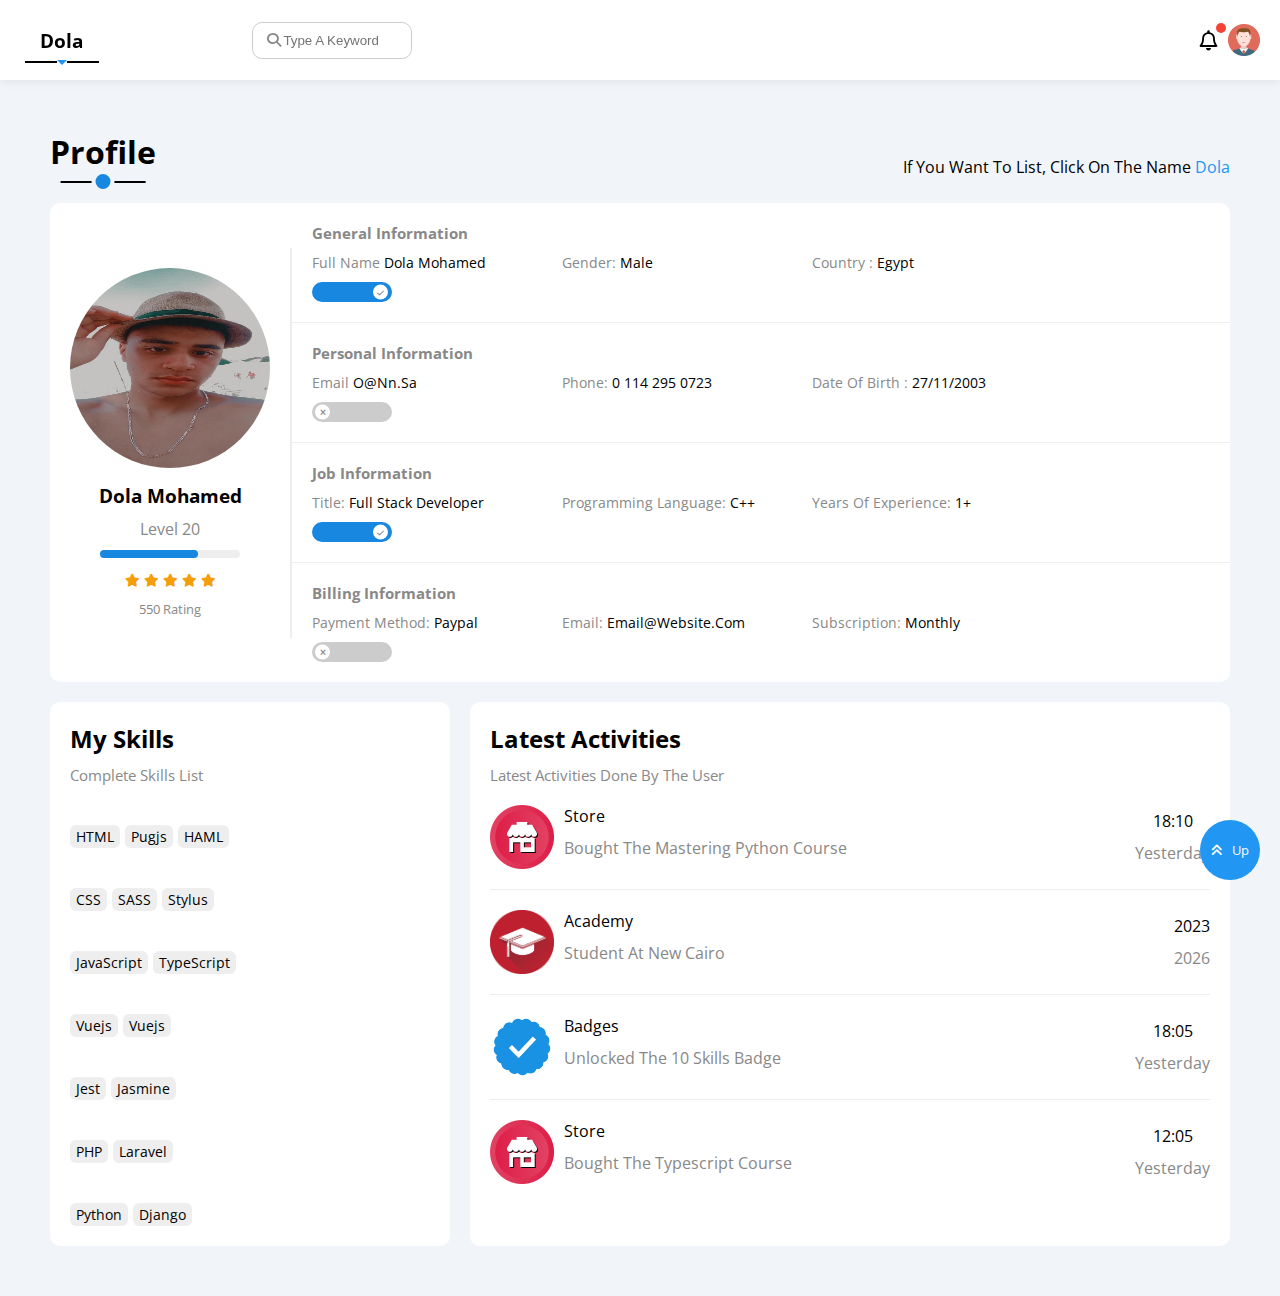
<file: profile.html>
<!DOCTYPE html>
<html lang="en">
<head>
    <meta charset="UTF-8"/>
    <meta name="viewport" content="width=device-width, initial-scale=1.0" />
    <link rel="stylesheet" href="css/all.min.css" />
    <link rel="stylesheet" href="css/framwark.css" />
    <link rel="stylesheet" href="css/main.css" />
    <!-- Google Fonts -->
    <link rel="preconnect" href="https://fonts.googleapis.com" />
    <link rel="preconnect" href="https://fonts.gstatic.com" crossorigin />
    <link href="https://fonts.googleapis.com/css2?family=Open+Sans:wght@300;500&display=swap" rel="stylesheet" />
    <title>dola</title>
</head>
<body>
 <div class=page>
  <div class="head" id="head">
    <div class="sidebar" >
      <h3>dola</h3>
      <ul>
        <div class="info">
          <li>
            <a href="index.html">
              <i class="fa-regular fa-chart-bar fa-fw"></i>
              <span>Dashboard</span>
            </a>
          </li>
          <li>
            <a  href="settings.html">
              <i class="fa-solid fa-gear fa-fw"></i>
              <span>Settings</span>
            </a>
          </li>
          <li>
            <a class="active" href="profile.html">
              <i class="fa-regular fa-user fa-fw"></i>
              <span>Profile</span>
            </a>
          </li>
          <li>
            <a href="Projects.html">
              <i class="fa-solid fa-diagram-project fa-fw"></i>
              <span>Projects</span>
            </a>
          </li>
          <li>
            <a  href="courses.html">
              <i class="fa-solid fa-graduation-cap fa-fw"></i>
              <span>Courses</span>
            </a>
          </li>
          <li>
            <a  href="friends.html">
              <i class="fa-regular fa-circle-user fa-fw"></i>
              <span>Friends</span>
            </a>
          </li>
          <li>
            <a href="files.html">
              <i class="fa-regular fa-file fa-fw"></i>
              <span>Files</span>
            </a>
          </li>
        </div>
      </ul>
    </div>
    <div class="header between-flex">
      <div class="search">
        <input type="search" placeholder="Type A Keyword">
      </div>
      <div class="icons">
        <div class="notification">
          <i class="fa-regular fa-bell fa-lg"></i>
        </div>
        <img src="img/avatar.png"> 
      </div>
    </div>
  </div>
  <div class="content">
    <div class="headname">
      <h1>profile</h1>
      <p>If you want to list, click on the name <span>dola</span></p>
    </div>
    <div class="overview w-full between-flex bg-white bor-r-10">
        <div>
            <div class="t-c p-20">
                <img  src="img/164.jpg">
                <h3 class="mt-10 mb-10">dola mohamed</h3>
                <p class="c-grey mb-10">Level 20</p>
                <div  class="Level bg-eee bor-r-10 p-r  mb-10 roted">
                  <span class="h-full bg-blue bor-r-10" style=" width: 70%;"></span>
              </div>
                <div class="mt-10 mb-10"> 
                    <i class="fa-solid fa-star c-orange f-13"></i>
                    <i class="fa-solid fa-star c-orange f-13"></i>
                    <i class="fa-solid fa-star c-orange f-13"></i>
                    <i class="fa-solid fa-star c-orange f-13"></i>
                    <i class="fa-solid fa-star c-orange f-13"></i>
                </div>
                <span class="f-13 c-grey mt-10 d-block">550 Rating</span>
            </div>
        </div>
        <div class="w-full d-flex">
          <div class="d-flex p-20 br-b">
            <h4 class="c-grey w-full f-15">General Information</h4>
            <div class="pt-10  f-14">
              <span class="c-grey">Full Name </span>
              <span>dola mohamed</span>
            </div>
            <div class="pt-10  f-14">
              <span class="c-grey">Gender: </span>
              <span>Male</span>
            </div>
            <div class="pt-10  f-14">
              <span class="c-grey">Country :</span>
              <span>Egypt</span>
            </div>
            <div class="f-14 pt-10">
              <label>
                <input class="toggle-check" type="checkbox" checked>
                <div class="toggle-switch"></div>
              </label>
            </div>
          </div>
          <div class="d-flex p-20 br-b">
            <h4 class="c-grey w-full f-15">Personal Information</h4>
            <div class="pt-10  f-14">
              <span class="c-grey  w-full">Email </span>
              <span>o@nn.sa</span>
            </div>
            <div class="pt-10  f-14  ">
              <span class="c-grey  w-full">Phone: </span>
              <span>0 114 295 0723</span>
            </div>
            <div class="pt-10  f-14 ">
              <span class="c-grey">Date Of Birth :</span>
              <span>27/11/2003</span>
            </div>
            <div class="f-14 pt-10">
              <label>
                <input class="toggle-check" type="checkbox" >
                <div class="toggle-switch"></div>
              </label>
            </div>
          </div>
          <div class="d-flex p-20 br-b">
            <h4 class="c-grey w-full f-15">Job Information</h4>
            <div class="pt-10  f-14">
              <span class="c-grey  ">Title:</span>
              <span>Full Stack Developer</span>
            </div>
            <div class="pt-10  f-14  ">
              <span class="c-grey">Programming Language:  </span>
              <span>c++</span>
            </div>
            <div class="pt-10  f-14  ">
              <span class="c-grey ">Years Of Experience:</span>
              <span>1+</span>
            </div>
            <div class="f-14 pt-10">
              <label>
                <input class="toggle-check" type="checkbox" checked>
                <div class="toggle-switch"></div>
              </label>
            </div>
          </div>
          <div class="d-flex p-20 ">
            <h4 class="c-grey w-full f-15">Billing Information</h4>
            <div class="pt-10  f-14">
              <span class="c-grey">Payment Method: </span>
              <span>Paypal</span>
            </div>
            <div class="pt-10  f-14">
              <span class="c-grey">Email:  </span>
              <span> email@website.com</span>
            </div>
            <div class="pt-10  f-14">
              <span class="c-grey">Subscription:</span>
              <span>Monthly</span>
            </div>
            <div class="f-14 pt-10">
              <label>
                <input class="toggle-check" type="checkbox" >
                <div class="toggle-switch"></div>
              </label>
            </div>
          </div>
        </div>
    </div>
    <div class="other-date d-flex gap-20 ">
      <div class=" bg-white bor-r-10 p-20 mt-20">
        <h2 class="mb-10">My Skills</h2>
        <p class="c-grey mb-20 f-15">Complete Skills List</p>
        <div class="d-flex b-rb pb-20 pt-20">
          <span class="btn mr-5 bg-eee">HTML</span>
          <span class="btn mr-5 bg-eee">Pugjs</span>
          <span class="btn mr-5 bg-eee">HAML</span>
        </div>
        <div class="d-flex b-rb pb-20 pt-20">
          <span class="btn mr-5 bg-eee">CSS</span>
          <span class="btn mr-5 bg-eee">SASS</span>
          <span class="btn mr-5 bg-eee">Stylus</span>
        </div>
        <div class="d-flex b-rb pb-20 pt-20">
          <span class="btn mr-5 bg-eee">JavaScript</span>
          <span class="btn mr-5 bg-eee">TypeScript</span>
        </div>
        <div class="d-flex b-rb pb-20 pt-20">
          <span class="btn mr-5 bg-eee">Vuejs</span>
          <span class="btn mr-5 bg-eee">Vuejs</span>
        </div>
        <div class="d-flex b-rb pb-20 pt-20">
          <span class="btn mr-5 bg-eee">Jest</span>
          <span class="btn mr-5 bg-eee">Jasmine</span>
        </div>
        <div class="d-flex b-rb pb-20 pt-20">
          <span class="btn mr-5 bg-eee">PHP</span>
          <span class="btn mr-5 bg-eee">Laravel</span>
        </div>
        <div class="d-flex  pt-20">
          <span class="btn mr-5 bg-eee">Python</span>
          <span class="btn mr-5 bg-eee">Django</span>
        </div>
      </div>
      <div class="bg-white bor-r-10 p-20 mt-20">
        <h2 class="mb-10">Latest Activities </h2>
        <p class="c-grey mb-20 f-15">Latest Activities Done By The User</p>
        <div class="between-flex mb-20 pb-20 br-b">
          <div class="d-flex">
            <img class="mr-10" src="img/activity-01.png">
          <div>
            <span class="d-block mb-10">Store</span>
            <span class="c-grey">Bought The Mastering Python Course</span>
          </div>
          </div>
          <div>
            <span class="d-block mb-10 t-c">18:10</span>
            <span class="c-grey">Yesterday</span>
          </div>
        </div>
        <div class="between-flex mb-20 pb-20 br-b">
          <div class="d-flex">
            <img class="mr-10" src="img/activity-02.png">
          <div>
            <span class="d-block mb-10">Academy</span>
            <span class="c-grey">Student at New Cairo</span>
          </div>
          </div>
          <div>
            <span class="d-block mb-10 t-c">2023</span>
            <span class="c-grey">2026</span>
          </div>
        </div>
        <div class="between-flex mb-20 pb-20 br-b">
          <div class="d-flex">
            <img class="mr-10" src="img/activity-03.png">
          <div>
            <span class="d-block mb-10">Badges</span>
            <span class="c-grey">Unlocked The 10 Skills Badge</span>
          </div>
          </div>
          <div>
            <span class="d-block mb-10 t-c">18:05</span>
            <span class="c-grey">Yesterday
            </span>
          </div>
        </div>
        <div class="between-flex ">
          <div class="d-flex">
            <img class="mr-10" src="img/activity-01.png">
          <div>
            <span class="d-block mb-10">Store</span>
            <span class="c-grey">Bought The Typescript Course</span>
          </div>
          </div>
          <div>
            <span class="d-block mb-10 t-c">12:05</span>
            <span class="c-grey">Yesterday
            </span>
          </div>
        </div>
      </div>
    </div>
    <a class="up flex-c" href="#head">
      <i class="fa-solid fa-angles-up  mr-10"></i>
      up
  </a>
  </div>
</body>
</html>
</file>
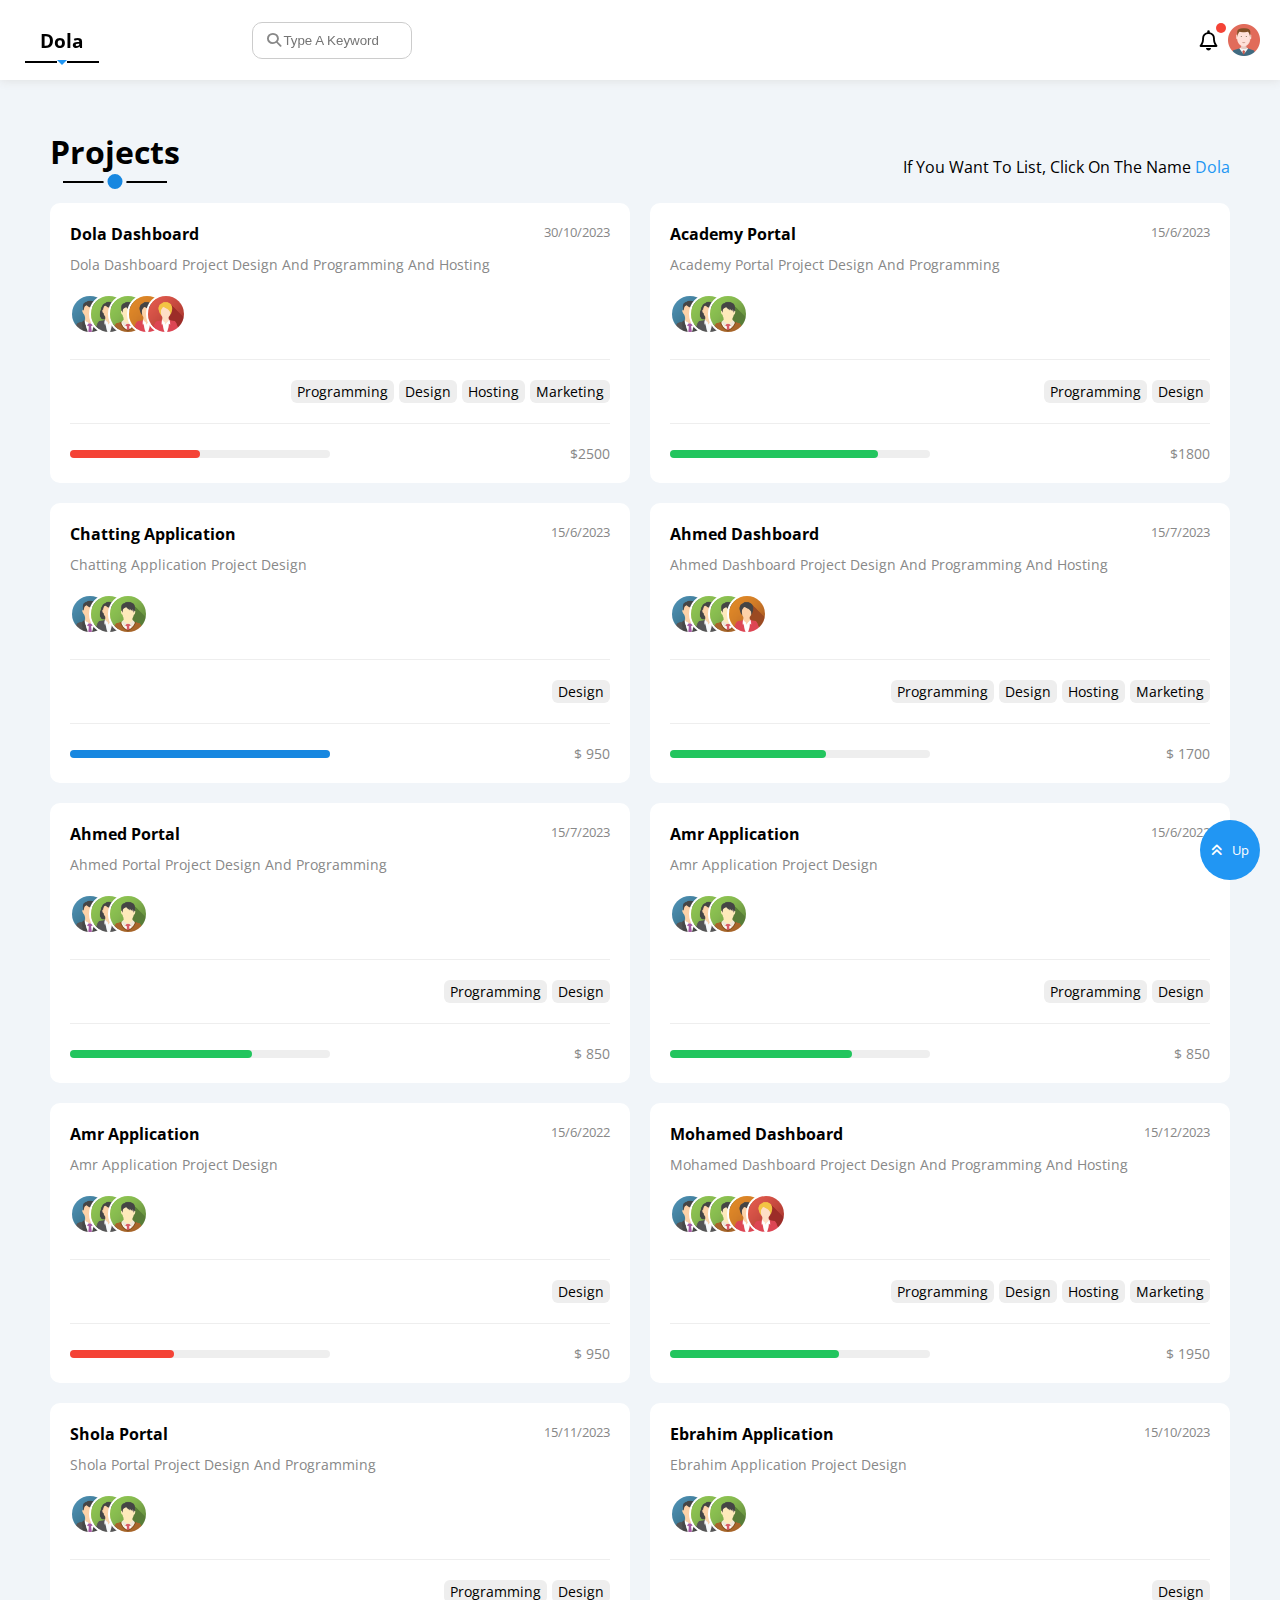
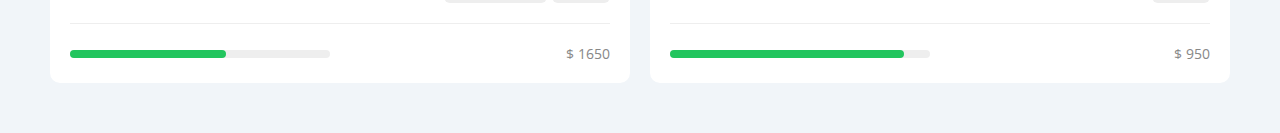
<file: Projects.html>
<!DOCTYPE html>
<html lang="en">
<head>
    <meta charset="UTF-8"/>
    <meta name="viewport" content="width=device-width, initial-scale=1.0" />
    <link rel="stylesheet" href="css/all.min.css" />
    <link rel="stylesheet" href="css/framwark.css" />
    <link rel="stylesheet" href="css/main.css" />
    <!-- Google Fonts -->
    <link rel="preconnect" href="https://fonts.googleapis.com" />
    <link rel="preconnect" href="https://fonts.gstatic.com" crossorigin />
    <link href="https://fonts.googleapis.com/css2?family=Open+Sans:wght@300;500&display=swap" rel="stylesheet" />
    <title>dola</title>
</head>
<body>
 <div class=page>
    <div class="head" id="head">
    <div class="sidebar" >
      <h3>dola</h3>
      <ul>
        <div class="info">
          <li>
            <a href="index.html">
              <i class="fa-regular fa-chart-bar fa-fw"></i>
              <span>Dashboard</span>
            </a>
          </li>
          <li>
            <a  href="settings.html">
              <i class="fa-solid fa-gear fa-fw"></i>
              <span>Settings</span>
            </a>
          </li>
          <li>
            <a  href="profile.html">
              <i class="fa-regular fa-user fa-fw"></i>
              <span>Profile</span>
            </a>
          </li>
          <li>
            <a class="active" href="Projects.html">
              <i class="fa-solid fa-diagram-project fa-fw"></i>
              <span>Projects</span>
            </a>
          </li>
          <li>
            <a  href="courses.html">
              <i class="fa-solid fa-graduation-cap fa-fw"></i>
              <span>Courses</span>
            </a>
          </li>
          <li>
            <a  href="friends.html">
              <i class="fa-regular fa-circle-user fa-fw"></i>
              <span>Friends</span>
            </a>
          </li>
          <li>
            <a href="files.html">
              <i class="fa-regular fa-file fa-fw"></i>
              <span>Files</span>
            </a>
          </li>
        </div>
      </ul>
    </div>
    <div class="header between-flex">
      <div class="search">
        <input type="search" placeholder="Type A Keyword">
      </div>
      <div class="icons">
        <div class="notification">
          <i class="fa-regular fa-bell fa-lg"></i>
        </div>
        <img src="img/avatar.png"> 
      </div>
    </div>
  </div>
  <div class="content">
    <div class="headname">
      <h1>Projects</h1>
      <p>If you want to list, click on the name <span>dola</span></p>
    </div>
    <div class="Projects">
        <div>
            <span class="c-grey d-block f-13">30/10/2023</span>
            <h4>dola Dashboard</h4>
            <p>dola Dashboard Project Design And Programming And Hosting</p>
            <div class="team ">
                <a href="#">
                    <img src="img/team-01.png">
                </a>
                <a href="#">
                    <img src="img/team-02.png">
                </a>
                <a href="#">
                    <img src="img/team-03.png">
                </a>
                <a href="#">
                    <img src="img/team-04.png">
                </a>
                <a href="#">
                    <img src="img/team-05.png">
                </a>
            </div>
            <div class="massge mt-20 pt-20 mb-20 pb-20   br-t flex-end br-b w-full">
                <span class=" btn bg-eee d-block ">Programming</span>
                <span class=" btn bg-eee d-block ml-5">Design</span>
                <span class=" btn bg-eee d-block ml-5">Hosting</span>
                <span class=" btn bg-eee d-block ml-5">Marketing </span>
            </div>
            <div class=" between-flex">
                <div class="bg-eee bor-r-10 p-r">
                    <span class="bg-red bor-r-10 " style="width: 50%;"></span>
                </div>
                <span class="c-grey f-14">$2500</span>
            </div>
        </div>
        <div>
            <span class="c-grey d-block f-13">15/6/2023</span>
            <h4>Academy Portal </h4>
            <p>Academy Portal Project Design And Programming</p>
            <div class="team ">
                <a href="#">
                    <img src="img/team-01.png">
                </a>
                <a href="#">
                    <img src="img/team-02.png">
                </a>
                <a href="#">
                    <img src="img/team-03.png">
                </a>
            </div>
            <div class="massge mt-20 pt-20 mb-20 pb-20   br-t flex-end br-b w-full">
                <span class=" btn bg-eee d-block ">Programming</span>
                <span class=" btn bg-eee d-block ml-5">Design</span>
            </div>
            <div class=" between-flex">
                <div class="bg-eee bor-r-10 p-r">
                    <span class="bg-green bor-r-10 " style="width: 80%;"></span>
                </div>
                <span class="c-grey f-14">$1800</span>
            </div>
        </div>
        <div>
            <span class="c-grey d-block f-13">15/6/2023</span>
            <h4>Chatting Application </h4>
            <p>Chatting Application Project Design</p>
            <div class="team ">
                <a href="#">
                    <img src="img/team-01.png">
                </a>
                <a href="#">
                    <img src="img/team-02.png">
                </a>
                <a href="#">
                    <img src="img/team-03.png">
                </a>
            </div>
            <div class="massge mt-20 pt-20 mb-20 pb-20   br-t flex-end br-b w-full">
                <span class=" btn bg-eee d-block ml-5">Design</span>
            </div>
            <div class=" between-flex">
                <div class="bg-eee bor-r-10 p-r">
                    <span class="bg-blue bor-r-10 " style="width: 100%;"></span>
                </div>
                <span class="c-grey f-14">$ 950 </span>
            </div>
        </div>
        <div>
          <span class="c-grey d-block f-13">15/7/2023</span>
          <h4>Ahmed Dashboard </h4>
          <p>Ahmed Dashboard Project Design And Programming And Hosting</p>
          <div class="team ">
              <a href="#">
                  <img src="img/team-01.png">
              </a>
              <a href="#">
                  <img src="img/team-02.png">
              </a>
              <a href="#">
                  <img src="img/team-03.png">
              </a>
              <a href="#">
                <img src="img/team-04.png">
              </a>
          </div>
          <div class="massge mt-20 pt-20 mb-20 pb-20   br-t flex-end br-b w-full">
              <span class=" btn bg-eee d-block ml-5">Programming</span>
              <span class=" btn bg-eee d-block ml-5">Design</span>
              <span class=" btn bg-eee d-block ml-5">Hosting</span>
              <span class=" btn bg-eee d-block ml-5">Marketing</span>
          </div>
          <div class=" between-flex">
              <div class="bg-eee bor-r-10 p-r">
                  <span class="bg-green bor-r-10 " style="width: 60%;"></span>
              </div>
              <span class="c-grey f-14">$ 1700</span>
          </div>
        </div>
        <div>
          <span class="c-grey d-block f-13">15/7/2023</span>
          <h4>Ahmed Portal</h4>
          <p>Ahmed Portal Project Design And Programming</p>
          <div class="team ">
              <a href="#">
                  <img src="img/team-01.png">
              </a>
              <a href="#">
                  <img src="img/team-02.png">
              </a>
              <a href="#">
                  <img src="img/team-03.png">
              </a>
          </div>
          <div class="massge mt-20 pt-20 mb-20 pb-20   br-t flex-end br-b w-full">
              <span class=" btn bg-eee d-block ml-5">Programming</span>
              <span class=" btn bg-eee d-block ml-5">Design</span>
          </div>
          <div class=" between-flex">
              <div class="bg-eee bor-r-10 p-r">
                  <span class="bg-green bor-r-10 " style="width: 70%;"></span>
              </div>
              <span class="c-grey f-14">$ 850</span>
          </div>
        </div>
        <div>
          <span class="c-grey d-block f-13">15/6/2022</span>
          <h4>amr Application</h4>
          <p>amr Application Project Design</p>
          <div class="team ">
              <a href="#">
                  <img src="img/team-01.png">
              </a>
              <a href="#">
                  <img src="img/team-02.png">
              </a>
              <a href="#">
                  <img src="img/team-03.png">
              </a>
          </div>
          <div class="massge mt-20 pt-20 mb-20 pb-20   br-t flex-end br-b w-full">
              <span class=" btn bg-eee d-block ml-5">Programming</span>
              <span class=" btn bg-eee d-block ml-5">Design</span>
          </div>
          <div class=" between-flex">
              <div class="bg-eee bor-r-10 p-r">
                  <span class="bg-green bor-r-10 " style="width: 70%;"></span>
              </div>
              <span class="c-grey f-14">$ 850</span>
          </div>
        </div>
        <div>
          <span class="c-grey d-block f-13">15/6/2022</span>
          <h4>amr Application</h4>
          <p>amr Application Project Design</p>
          <div class="team ">
              <a href="#">
                  <img src="img/team-01.png">
              </a>
              <a href="#">
                  <img src="img/team-02.png">
              </a>
              <a href="#">
                  <img src="img/team-03.png">
              </a>
          </div>
          <div class="massge mt-20 pt-20 mb-20 pb-20   br-t flex-end br-b w-full">
              <span class=" btn bg-eee d-block ml-5">Design</span>
          </div>
          <div class=" between-flex">
              <div class="bg-eee bor-r-10 p-r">
                  <span class="bg-red bor-r-10 " style="width: 40%;"></span>
              </div>
              <span class="c-grey f-14">$ 950</span>
          </div>
        </div>
        <div>
          <span class="c-grey d-block f-13">15/12/2023</span>
          <h4>Mohamed Dashboard</h4>
          <p>Mohamed Dashboard Project Design And Programming And Hosting</p>
          <div class="team ">
              <a href="#">
                  <img src="img/team-01.png">
              </a>
              <a href="#">
                  <img src="img/team-02.png">
              </a>
              <a href="#">
                  <img src="img/team-03.png">
              </a>
              <a href="#">
                <img src="img/team-04.png">
            </a>
            <a href="#">
              <img src="img/team-05.png">
          </a>
          </div>
          <div class="massge mt-20 pt-20 mb-20 pb-20   br-t flex-end br-b w-full">
              <span class=" btn bg-eee d-block ml-5">Programming</span>
              <span class=" btn bg-eee d-block ml-5">Design</span>
              <span class=" btn bg-eee d-block ml-5">Hosting</span>
              <span class=" btn bg-eee d-block ml-5">Marketing</span>
          </div>
          <div class=" between-flex">
              <div class="bg-eee bor-r-10 p-r">
                  <span class="bg-green bor-r-10 " style="width: 65%;"></span>
              </div>
              <span class="c-grey f-14">$ 1950</span>
          </div>
        </div>
        <div>
          <span class="c-grey d-block f-13">15/11/2023</span>
          <h4>shola Portal</h4>
          <p>shola Portal Project Design And Programming</p>
          <div class="team ">
              <a href="#">
                  <img src="img/team-01.png">
              </a>
              <a href="#">
                  <img src="img/team-02.png">
              </a>
              <a href="#">
                  <img src="img/team-03.png">
              </a>
          </div>
          <div class="massge mt-20 pt-20 mb-20 pb-20   br-t flex-end br-b w-full">
              <span class=" btn bg-eee d-block ml-5">Programming</span>
              <span class=" btn bg-eee d-block ml-5">Design</span>
          </div>
          <div class=" between-flex">
              <div class="bg-eee bor-r-10 p-r">
                  <span class="bg-green bor-r-10 " style="width: 60%;"></span>
              </div>
              <span class="c-grey f-14">$ 1650</span>
          </div>
        </div>
        <div>
          <span class="c-grey d-block f-13">15/10/2023</span>
          <h4>ebrahim Application</h4>
          <p>ebrahim Application Project Design</p>
          <div class="team ">
              <a href="#">
                  <img src="img/team-01.png">
              </a>
              <a href="#">
                  <img src="img/team-02.png">
              </a>
              <a href="#">
                  <img src="img/team-03.png">
              </a>
          </div>
          <div class="massge mt-20 pt-20 mb-20 pb-20   br-t flex-end br-b w-full">
              <span class=" btn bg-eee d-block ml-5">Design</span>
          </div>
          <div class=" between-flex">
              <div class="bg-eee bor-r-10 p-r">
                  <span class="bg-green bor-r-10 " style="width: 90%;"></span>
              </div>
              <span class="c-grey f-14">$ 950</span>
          </div>
        </div>
    </div>
    <a class="up flex-c" href="#head">
        <i class="fa-solid fa-angles-up  mr-10"></i>
        up
    </a>
  </div>
</body>
</html>
</file>
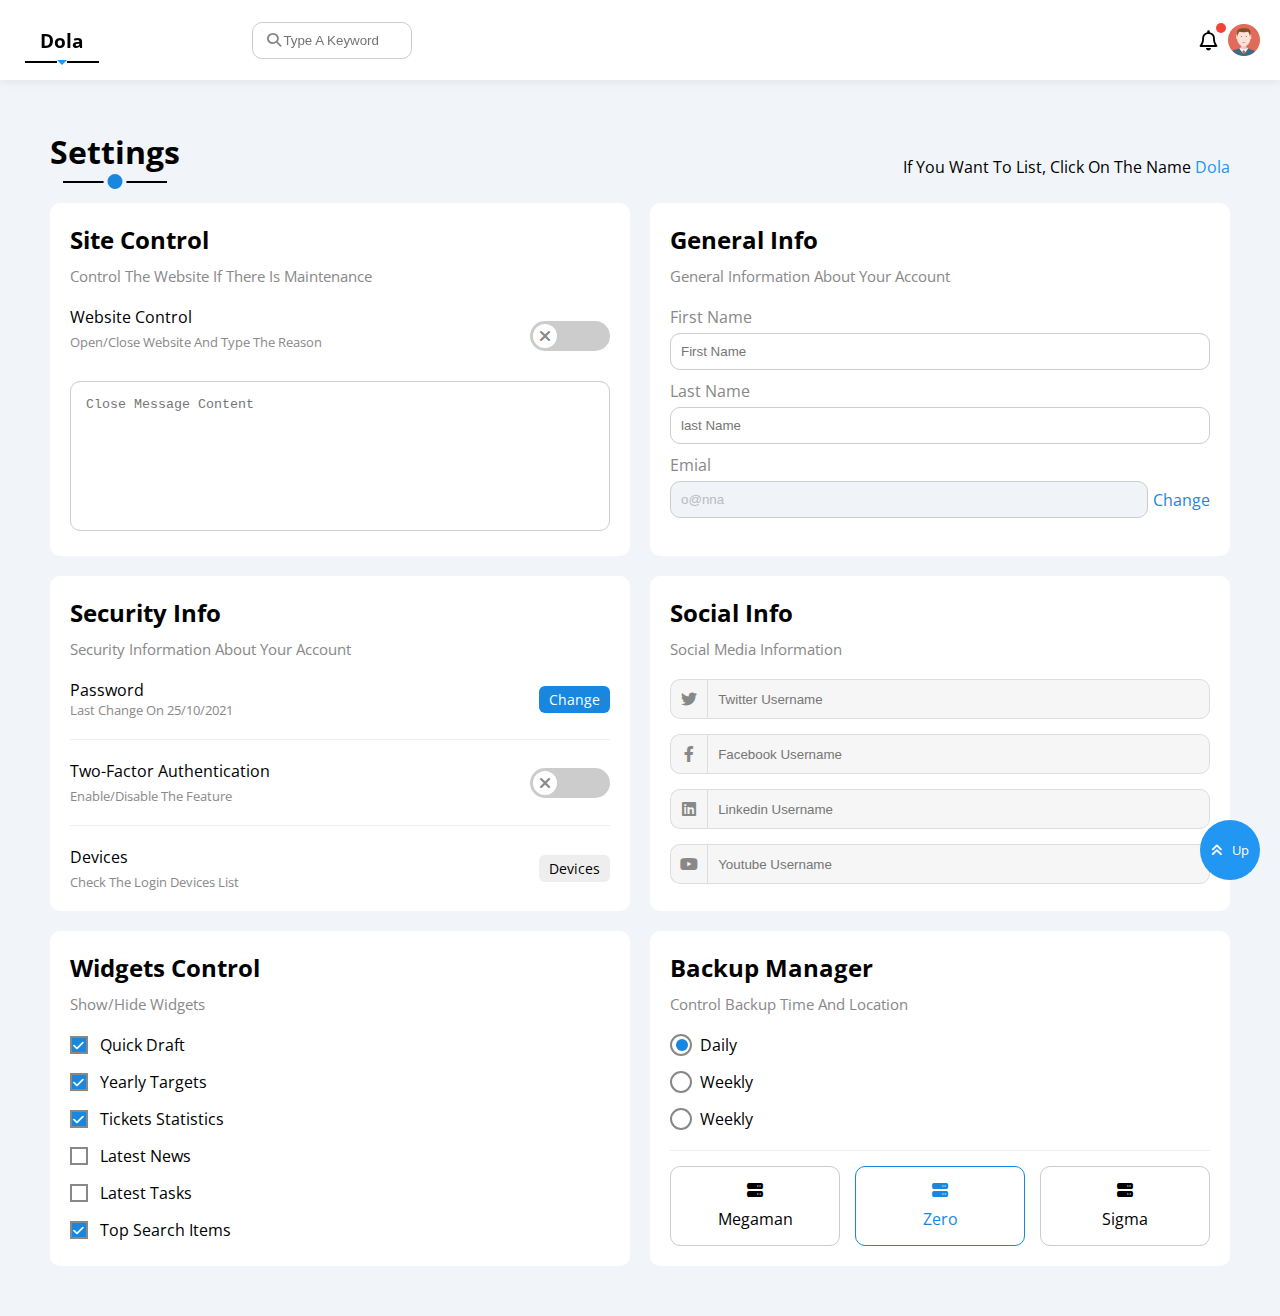
<file: settings.html>
<!DOCTYPE html>
<html lang="en">
<head>
    <meta charset="UTF-8"/>
    <meta name="viewport" content="width=device-width, initial-scale=1.0"/>
    <link rel="stylesheet" href="css/all.min.css" />
    <link rel="stylesheet" href="css/framwark.css" />
    <link rel="stylesheet" href="css/main.css" />
    <!-- Google Fonts -->
    <link rel="preconnect" href="https://fonts.googleapis.com" />
    <link rel="preconnect" href="https://fonts.gstatic.com" crossorigin />
    <link href="https://fonts.googleapis.com/css2?family=Open+Sans:wght@300;500&display=swap" rel="stylesheet" />
    <title>dola</title>
</head>
<body>
 <div class=page>
  <div class="head" id="head">
    <div class="sidebar" >
      <h3>dola</h3>
      <ul>
        <div class="info">
          <li>
            <a href="index.html">
              <i class="fa-regular fa-chart-bar fa-fw"></i>
              <span>Dashboard</span>
            </a>
          </li>
          <li>
            <a class="active" href="settings.html">
              <i class="fa-solid fa-gear fa-fw"></i>
              <span>Settings</span>
            </a>
          </li>
          <li>
            <a  href="profile.html">
              <i class="fa-regular fa-user fa-fw"></i>
              <span>Profile</span>
            </a>
          </li>
          <li>
            <a href="Projects.html">
              <i class="fa-solid fa-diagram-project fa-fw"></i>
              <span>Projects</span>
            </a>
          </li>
          <li>
            <a  href="courses.html">
              <i class="fa-solid fa-graduation-cap fa-fw"></i>
              <span>Courses</span>
            </a>
          </li>
          <li>
            <a  href="friends.html">
              <i class="fa-regular fa-circle-user fa-fw"></i>
              <span>Friends</span>
            </a>
          </li>
          <li>
            <a href="files.html">
              <i class="fa-regular fa-file fa-fw"></i>
              <span>Files</span>
            </a>
          </li>
        </div>
      </ul>
    </div>
    <div class="header between-flex">
      <div class="search">
        <input type="search" placeholder="Type A Keyword">
      </div>
      <div class="icons">
        <div class="notification">
          <i class="fa-regular fa-bell fa-lg"></i>
        </div>
        <img src="img/avatar.png"> 
      </div>
    </div>
  </div>
  <div class="content">
    <div class="headname">
      <h1>settings</h1>
      <p>If you want to list, click on the name <span>dola</span></p>
    </div>
    <div class="setting">
        <div class="p-20">
            <h2 class="mb-10">Site Control</h2>
            <p>Control The Website If There Is Maintenance</p>
            <div class="between-flex mb-15">
                <div class="mb-15">
                    <span class="mb-5 d-block">Website Control</span>
                    <P class="c-grey f-13">Open/Close Website And Type The Reason</P>
                </div>
                <label>
                    <input class="toggle-check" type="checkbox">
                    <div class="toggle-switch"></div>
                </label>
            </div>
            <textarea class="p-15 close-massge w-full bor-r-10" placeholder="Close Message Content"></textarea>
        </div>
        <div class="p-20">
            <h2>General Info</h2>
            <P>General Information About Your Account</P>
            <from>
                <label  for="name" class="d-block c-grey mb-5" >First Name</label>
                <input id="name" class="w-full p-10 border-ccc bor-r-10" placeholder="First Name" type="text" >
                <label  for="last name" class="d-block c-grey mb-5 mt-10" >last Name</label>
                <input id="last name" class="w-full p-10 border-ccc bor-r-10" placeholder="last Name" type="text" >
                <label  for="name" class="d-block c-grey mb-5 mt-10" >emial</label>
                <div class="between-flex">       
                    <input id="name" class="w-full p-10 border-ccc bor-r-10 mr-5 input-desbled" disabled value="o@nna"type="emial" >
                    <a href="#" class="c-blue ">Change</a>
                </div>
            </from>
        </div>
        <div class="p-20">
            <h2>Security Info</h2>
            <p>Security Information About Your Account</p>
            <div class="between-flex br-b  mb-20 pb-20">
                <div>
                    <span class="">Password</span>
                    <p class="c-grey f-13 ">Last Change On 25/10/2021</p>
                </div>
                <a href="#" class="btn-click  bg-blue c-white">change</a>
            </div>
            <div class="between-flex br-b  mb-20 pb-20">
                <div>
                    <span class="mb-5 d-block">Two-Factor Authentication</span>
                    <p class="c-grey f-13 ">Enable/Disable The Feature</p>
                </div>
                <label>
                    <input class="toggle-check" type="checkbox">
                    <div class="toggle-switch"></div>
                </label>
            </div>
            <div class="between-flex">
                <div>
                    <span class="mb-5 d-block">Devices</span>
                    <p class="c-grey f-13 ">Check The Login Devices List</p>
                </div>
                <a href="#" class="btn-click bg-eee d-block c-black">Devices</a>
            </div>
        </div>
        <div class="social-boxes p-20">
            <h2 >Social Info</h2>
            <p>Social Media Information</p>
            <div class="between-flex mb-15">
                <i class="fa-brands fa-twitter flex-c c-grey "></i>
                <input class="w-full d-block  p-10" type="text" placeholder="Twitter Username"></input>
            </div>
            <div class="between-flex mb-15">
                <i class="fa-brands fa-facebook-f flex-c c-grey "></i>
                <input class="w-full d-block  p-10" type="text" placeholder="Facebook Username"></input>
            </div>
            <div class="between-flex mb-15">
                <i class="fa-brands fa-linkedin flex-c c-grey "></i>
                <input class="w-full d-block  p-10" type="text" placeholder="Linkedin Username"></input>
            </div>
            <div class="between-flex ">
                <i class="fa-brands fa-youtube flex-c c-grey "></i>
                <input class="w-full d-block  p-10" type="text" placeholder="Youtube Username"></input>
            </div>
        </div>
        <div class="p-20 widgets-control">
            <h2>Widgets Control</h2>
            <P>Show/Hide Widgets</P>
            <ul>
                <li class="mb-15">
                    <input id="one" type="checkbox" checked>
                    <label for="one" >Quick Draft</label>
                </li>
                <li class="mb-15">
                    <input id="two" type="checkbox" checked>
                    <label for="two" >Yearly Targets</label>
                </li>
                <li class="mb-15">
                    <input id="three" type="checkbox" checked>
                    <label for="three" >Tickets Statistics</label>
                </li>
                <li class="mb-15">
                    <input id="four" type="checkbox">
                    <label for="four" >Latest News</label>
                </li>
                <li class="mb-15">
                    <input id="five" type="checkbox">
                    <label for="five" >Latest Tasks</label>
                </li>
                <li>
                    <input id="sixs" type="checkbox" checked>
                    <label for="sixs" >Top Search Items</label>
                </li>
            </ul>
        </div>
        <div class="backup-control p-20">
            <h2>Backup Manager</h2>
            <p>Control Backup Time And Location</p>
            <ul class="br-b mb-15 pb-20">
                <li class="mb-15">
                    <input id="one-1" name="time"  type="radio" checked>
                    <label for="one-1">Daily</label>
                </li>
                <li class="mb-15">
                    <input id="two-2" name="time" type="radio">
                    <label for="two-2">Weekly</label>
                </li>
                <li>
                    <input id="three-2" name="time" type="radio">
                    <label for="three-2">Weekly</label>
                </li>
            </ul>
            <div class="between-flex gap-15">
                <input type="radio" name="server" id="one-3">
                <label class="w-full" for="one-3">
                    <div class="p-15 border-ccc bor-r-10 t-c ">
                        <i class="fa-solid fa-server d-block mb-10"></i>
                        Megaman
                    </div>
                </label>
                <input type="radio" name="server" id="two-3" checked>
                <label class="w-full" for="two-3">
                        <div class="p-15 border-ccc bor-r-10 t-c ">
                            <i class="fa-solid fa-server d-block mb-10"></i>
                            Zero
                        </div>
                </label>
                <input type="radio" name="server" id="three-3">
                <label class="w-full" for="three-3">
                        <div class=" p-15 border-ccc bor-r-10 t-c ">
                            <i class="fa-solid fa-server d-block mb-10"></i>
                            Sigma
                        </div>
                </label>
            </div>
        </div>
    </div>
    <a class="up flex-c" href="#head">
      <i class="fa-solid fa-angles-up  mr-10"></i>
      up
  </a>
  </div>
</body>
</html>
</file>
<file: css/framwark.css>
/* strat componets */
.icons {
    width: 40px;
    height: 40px;
}
.p-r {
    position: relative;
}
.d-block {
    display: block;
}
.d-flex {
    display: flex;
}
.flex-end {
    display: flex;
    justify-content: end;
}
.al-c {
    align-items: center;
}
.flex-center {
    display: flex;
    justify-content: center;
}
.gap-15 {
    gap: 15px;
}
.gap-20 {
    gap: 20px;
}
.input-desbled {
    cursor: no-drop;
    background-color: #f0f4f8;
    color: #bbb;
}
.close-massge {
    border: 1px solid #ccc;
    resize: none;
    min-height: 150px;
}
.flex-c {
    display: flex;
    justify-content: center;
    align-items: center;
}
.between-flex {
    display: flex;
    justify-content: space-between;
    align-items: center;
}
.btn-click {
    display: block;
    width: fit-content !important;
    border-radius: 6px;
    padding: 4px 10px;
    cursor: pointer;
    font-size: 14px;
}
.btn {
    display: block;
    width: fit-content !important;
    border-radius: 6px;
    padding: 2px 6px ;
    font-size: 14px;
}
.w-full {
    width: 100%;
}
.h-full {
    height: 100%;
}
/* end componets */
/* padiin margin */
.p-10 {
    padding: 10px;
}
.pt-10 {
    padding-top: 10px;
}
.pr-10 {
    padding-right: 10px;
}
.pb-10 {
    padding-bottom: 10px;
}
.pl- {
    padding-left: 10px;
}
.p-15 {
    padding: 15px;
}
.pt-15 {
    padding-top: 15px;
}
.p-20 {
    padding: 20px;
}
.pt-20 {
    padding-top:  20px;
}
.pl-20 {
    padding-left:  20px;
}
.pb-20 {
    padding-bottom: 20px;
}
.mt-5 {
    margin-top: 5px;
} 
.mr-5 {
    margin-right: 5px;
}
.mb-5 {
    margin-bottom: 5px;
} 
.ml-5 {
    margin-left: 5px;
}
.mt-10 {
    margin-top: 10px;
}
.mr-10 {
    margin-right: 10px;
}
.mb-10 {
    margin-bottom: 10px;
}
.mt-15 {
    margin-top: 15px;
}
.mb-15 {
    margin-bottom: 15px;
}
.mt-20 {
    margin-top: 20px;
}
.mb-20 {
    margin-bottom: 20px;
}
/* strat font */
.f-13 {
    font-size: 13px;
}
.f-14 {
    font-size: 14px;
}
.f-15 {
    font-size: 15px;
}
.t-r {
    text-align: end;
}
.t-l {
    text-align: left;
}
.t-c {
    text-align: center;
}
.line-h {
    line-height: 1.6;
}
/* end font */
/* strat border */
.bor-r-10 {
    border-radius: 10px;
}
.br-t {
    border-top: 1px solid #eee;
}
    
.br-b {
    border-bottom: 1px solid #eee;
}
.border-ccc {
    border: 1px solid #ccc;
}
/* strat color */
.c-white {
    color: white;
}
.c-orange {
    color:#f59e0b ;
}
.c-black {
    color: black;
}
.c-orange {
    color:#f59e0b;
}
.c-red {
    color:#f44336;
}
.c-blue {
    color: #1787e0;
}
.c-green {
    color:#22c55e;
}
.c-grey {
    color:#888;
}
.bg-white {
    background-color: white;
}
.bg-orange {
    background-color:#f59e0b;
}
.bg-eee {
    background-color: #eee;
}
.bg-green {
    background-color:#22c55e;
}
.bg-blue {
    background-color:#1787e0;
}
.bg-red {
    background-color:#f44336;
}
.blue {
    background-color: rgb(0 117 255 / 20%);
}
.orange {
    background-color: rgb(245 158 11 / 20%);
}
.green {
    background-color: rgb(34 197 94 / 20%);
}
.red {
    background-color: rgb(244 67 54 / 20%);
}
/* end color */
/* end padiin margin */
/* line1 */
/* line2 */
/* line3 */
/* line4 */
/* .page {
    display: flex;
    background-color: #f1f5f9;
    min-height: 100vh;
}

/* strat  sidebar*/
/* .page .sidebar {
    box-shadow: 0 0 10px #ddd;
    background-color: white;
    position: relative;
    padding: 20px;
    position: relative;
}
@media (max-width:767px) {
    .page .sidebar {
        
    }
}
.sidebar > h3 {
    color:black;
    text-align: center;
    margin-bottom: 50px;
    position: relative;
}
.sidebar > h3::before,
.sidebar > h3::after {
    content: "";
    position: absolute;
    left:50%;
    transform: translateX(-50%);
    background-color: black;
}
.sidebar > h3::after {
    bottom: -29px;
    width: 12px;
    height: 12px;
    border-radius: 50%;
    border: 4px solid white;
}
.sidebar > h3::before {
    width:74px;
    height: 2px;
    bottom: calc( -25px + 5.8px );
}
.sidebar ul {
    display: none;
}
.sidebar ul li a{
    display: block;
    padding: 10px;
    color:black;
    margin-bottom: 5px;
    font-size: 15px;
    transition: var(--main-transition);
    align-items: center;
    border-radius: 6px;
    font-weight:500;
    transition: var(--main-transition);
    position: relative;
}
.sidebar ul li a::before {
    content: "";
    position: absolute;
    top:0px;
    left: 0px;
    height: 0px;
    width: 2px;
    background-color: var(--blue-white);
    transition: var(--main-transition);
}
.sidebar ul li a:hover::before {
    height: 100%;
}
.sidebar ul li a:hover {
    background-color:#f6f6f6;
    padding-left: 30px;
}
.sidebar ul li a:hover i {
    color:var(--blue-white);
}
.sidebar ul li a span {
    display: inline-block;
    font-size: 16px;
    margin-left: 10px;
}
.sidebar .active {
    background-color: #f6f6f6;
    border-top: 4px solid var(--blue-white);
}
.sidebar ul li:last-child a {
    border-bottom: 4px solid var(--blue-white);
}
/* end sidebar */
/* strat content */
/* .page .content {
    overflow:hidden;
    width: 100%;
} */
/* END content */
/* strat head */
/* .head {
    background-color: white;
    padding: 15px;
    display: flex;
}
.header .search {
    position: relative;
}
.header .search::before {
    font-family: var(--fa-style-family-classic);
    content: "\f002";
    font-weight: 900;
    color: var(--grey-color);
    position: absolute;
    top: 50%;
    transform: translateY(-50%);
    left:15px;
    font-size: 14px;
}
.header .search [type="search"] {
    border: none;
    border: 1px solid #ccc;
    border-radius: 10px;
    margin-left: 5px;
    padding:10px 10px  10px 30px;
    width: 160px;
    transition: width var(--main-transition);
}
.header .search [type="search"]:focus {
    width: 200px;
}
.header .search [type="search"]::placeholder {
    transition: var(--main-transition);
}
.header .search [type="search"]:focus::placeholder {
    color: white;
}
.header .icons img {
    width: 32px;
    height: 32px;
    margin-left: 15px;
}
.header .icons {
    display: flex;
    text-align: center;
}
.header .icons .notification {
    color: black;
    position: relative;
}
.header .icons .notification::before {
    content: "";
    position: absolute;
    top:-3px;
    background-color: var(--blue-white);
    width: 10px;
    height: 10px;
    border-radius: 50%;
    right: -5px;
} */
</file>
<file: css/main.css>
/* strat gloabel rules */
:root {
    --main-transition:0.7s;
    --fa-style-family-classic: "Font Awesome 6 Free";
    --grey-color: #888;
    --red-color: #f44336;
    --blue-main:#2196f3;
    --eee-color:#eee;
    --grey-color:#888;
    --blue-alt:#1787e0;
    --padding-of-text:20px;
    --orange-color:#f59e0b;
    --green-color:#22c55e;
}
html {
    scroll-behavior: smooth;
}
* {
    box-sizing: border-box;
    padding: 0px;
    margin: 0px;
}
/* strat scroll */
::-webkit-scrollbar {
    width: 10px;
}
::-webkit-scrollbar-track {
    background-color: white;
}
::-webkit-scrollbar-thumb {
    background-color: var(--blue-main);
}
::-webkit-scrollbar-thumb:hover {
    background-color: var(--blue-alt);
}
body {
    font-family: "Open Sans", sans-serif;
    text-transform: capitalize;
    caret-color: var(--blue-main);
}
ul {
    padding: 0px;
    list-style: none;
}
a {
    text-decoration: none;
}
:focus {
    outline: none;
}
.up {
    background-color: var(--blue-main);
    width: 60px;
    height: 60px;
    border-radius: 50%;
    color: white;
    cursor: pointer;
    position: fixed;
    font-size: 13px;
    transition: var(--main-transition);
    margin: 0px;
    bottom: 20px;
    right: 20px;
}
.up:hover {
    background-color: var(--blue-alt);
    animation: up var(--main-transition) linear infinite;
}
/* end gloabel rules */
/* strat header */
.page .head {
    display: flex;
    background-color: white;
    align-items: center;
    position: relative;
    padding: 20px;
    gap:30px;
    min-height: 77.6px;
    box-shadow: 0 0 10px #ddd;
}
/* strat  sidebar*/
.page .head .sidebar {
    width: 250px;
    cursor: pointer;
}
.page .head .sidebar > h3 {
    color:black;
    text-align: left;
    position: relative;
    width: fit-content;
    margin-left: 20px;
    transition: var(--main-transition);
}
.page .head .sidebar i {
    font-size: 25px;
    font-weight: bold;
}
.sidebar > h3::before,
.sidebar > h3::after {
    content: "";
    position: absolute;
    left:50% !important;
    transform: translateX(-50%);
}
.sidebar > h3::after {
    bottom: -17px;
    border-style:solid;
    border-width: 5px;
    border-color:var(--blue-main) white transparent white;
    transition: var(--main-transition);
    animation: bouncing 2s linear infinite;
}
.sidebar:hover  > h3::after {
    animation-play-state: paused;
}
.sidebar > h3::before {
    width:74px;
    height: 2px;
    bottom: -10px;
    background-color: black;
}
.sidebar:hover > h3 {
    margin: 0px auto !important;
    color: var(--blue-main) !important;
}
.sidebar ul {
    width:250px;
    padding: 20px;
    opacity: 0;
    position: absolute;
    top:calc( 100% + 62px );
    left:-5px;
    z-index: -1;
    transition: all var(--main-transition);
}
.sidebar:hover  ul {
    position: absolute;
    left: -5px;
    top: 62px;
    opacity: 1; 
    z-index: 100;
}
.sidebar ul .info {
    position: relative;
}
.sidebar ul .info::before {
    content: "";
    position: absolute;
    left: 50%;
    transform: translateX(-50%) translateY(-50%);
    top:50%;
    border-radius: 6px;
    width: 0%;
    height: 0%;
    background-color:#f0ffffe6;
    transition: var(--main-transition)  0.1s;
}
.sidebar:hover ul .info::before {
    width: 100%;
    height: 100%;
}
@media ( max-width:767px) {
    .sidebar {
        width:50px !important;
    }
    .head .sidebar ul {
        width: calc( 100% - 20px );
        transform: translateX(-50%);
        left:50%;
    }
}
.sidebar ul li a{
    display: block;
    padding: 10px;
    color:black;
    margin-bottom: 5px;
    font-size: 15px;
    transition: var(--main-transition);
    align-items: center;
    border-radius: 6px;
    font-weight:500;
    transition: var(--main-transition);
    position: relative;
    z-index: 5;
}
.sidebar ul li a::after,
.sidebar ul li a::before {
    content: "";
    position: absolute;
    height: 0px;
    width: 4px;
    background-color: var(--blue-main);
    transition: var(--main-transition);
}
.sidebar ul li a::before {
    top:0px;
    left: 0px;
}
.sidebar ul li a::after {
    bottom:0px;
    right:0px;
}
.sidebar ul li a:hover::after,
.sidebar ul li a:hover::before {
    height: 100%;
}
.sidebar ul li a:hover {
    background-color:white;
    padding-left: 30px;
}
.sidebar ul li a:hover i {
    color:var(--blue-main);
}
.sidebar ul li a span {
    display: inline-block;
    font-size: 16px;
    margin-left: 10px;
}
.sidebar .active {
    background-color:white;
    color: var(--blue-alt);
}
.sidebar ul li:first-child a {
    border-top: 4px solid var(--blue-main);
}
.sidebar ul li:last-child a {
    border-bottom: 4px solid var(--blue-main);
}
/* end sidebar*/
.header {
    width: 100%;
    padding-right: 20px;
}
.header .search {
    position: relative;
}
.header .search::before {
    font-family: var(--fa-style-family-classic);
    content: "\f002";
    font-weight: 900;
    color: var(--grey-color);
    position: absolute;
    top: 50%;
    transform: translateY(-50%);
    left:15px;
    font-size: 14px;
}
.header .search [type="search"] {
    border: none;
    border: 1px solid #ccc;
    border-radius: 10px;
    padding:10px 10px  10px 30px;
    width: 160px;
    transition: width var(--main-transition);
}
@media (max-width:400px) {
    .header .search [type="search"] {
        width: 140px;
    }
    .header .search [type="search"]:focus {
        width: 170px !important;
    }
}
.header .search [type="search"]:focus {
    width: 200px;
}
.header .search [type="search"]::placeholder {
    transition: var(--main-transition);
}
.header .search [type="search"]:focus::placeholder {
    color: white;
}
.header .icons img {
    width: 32px;
    height: 32px;
}
.header .icons {
    display: flex;
    align-items: center;
}
.header .icons .notification {
    color: black;
    position: relative;
}
.header .icons .notification::before {
    content: "";
    position: absolute;
    top: -6px;
    background-color: var(--red-color);
    width: 10px;
    height: 10px;
    border-radius: 50%;
    right: 2px;
}
.header .icons .notification i {
    margin-right: 10px;
}
/* strat content */
.content {
    background-color:#f1f5f9;
    padding: 50px;
    overflow: hidden;
}
@media (max-width:767px) {
    .content {
        padding: 25px;
    }
    .content .headname {
        gap: 32px;
    }
}
.content .headname {
    display: flex;
    color: black;
    align-items: center;
    justify-content:space-between;
}
.content .headname h1 {
    margin-bottom: 30px;
    position: relative;
}
.content .headname h1::after,
.content .headname h1::before {
    content: "";
    position: absolute;
    left:50% !important;
    transform: translateX(-50%);
}
.content .headname h1::before {
    width: 80%;
    height: 2px;
    bottom: -10px;
    background-color: black;
}
.content .headname h1::after {
    bottom: -20px;
    width: 15px;
    height: 15px;
    background-color: var(--blue-alt);
    border: 4px solid #f1f5f9;
    border-radius: 50%;
    transition: var(--main-transition);
}
.content .headname P span{
    color:var(--blue-main);
}
.content .headname P {
    animation: move-left 5s linear infinite;
}
/* strat indexs  */
.wrapper {
    display: grid;
    grid-template-columns:repeat(auto-fill, minmax(500px, 1fr));
    gap:20px;
    margin: 0px auto;
    position: relative;
}
@media (max-width:767px) {
    .wrapper {
        display: grid;
        grid-template-columns:minmax(200px ,1fr);
        gap:20px;
        margin: 0px auto;
    }
}
.wrapper > div {
    background-color: white;
    border-radius:10px;
    overflow: hidden;
}
.wrapper > div  h2 + p {
    color: var(--grey-color);
    margin-bottom: 20px;
    margin-top: 10px;
    font-size: 15px;
}
@media(max-width:767px) {
    .wrapper .welcome {
        text-align: center;
    }
    .wrapper .welcome .intro img {
        width: 150px !important;
        margin-bottom: 13px;
    }
    .welcome .bodytext {
        display: block;
    }
    .welcome .bodytext > div:not(:last-child) {
        margin-bottom: 20px;
    }

}
.wrapper .welcome .intro {
    background-color: var(--eee-color);
    padding: var(--padding-of-text);
}
.wrapper .welcome .intro img {
    width: 200px;
} 
.welcome > img {
    width: 64px;
    border: 4px solid white;
    border-radius: 50%;
    margin-left: 20px;
    margin-top: -32px;
    box-shadow: 0 0 5px #ddd;
}
.welcome .bodytext {
    border-top: 1px solid var(--eee-color);
    border-bottom: 1px solid var(--eee-color);
    padding: 20px;
    margin: 20px 0px;
}
.welcome .bodytext >div {
    flex:1;
    text-align: center;
}
.welcome .bodytext >div span {
    display: block;
    color: var(--grey-color);
    font-size: 14px;
}
/* button  */
.wrapper .quick-draft from input[type="submit"],
.welcome a {
    background-color: var(--blue-main);
    color:white;
    margin: 0px 15px 15px auto;
    transition: var(--main-transition);
}
.wrapper .quick-draft from input[type="submit"]:hover,
.welcome a:hover {
    background-color:var(--blue-alt) ;
} 
.wrapper .quick-draft from textarea,
.wrapper .quick-draft from input {
    border: none;
    display: block;
    background-color: var(--eee-color);
    padding: 10px;
    margin-bottom: 20px;
    width: 100%;
    border-radius: 6px;
}
.wrapper .quick-draft from textarea::placeholder,
.wrapper .quick-draft from input::placeholder {
    transition: var(--main-transition);
}
.wrapper .quick-draft from textarea:focus::placeholder,
.wrapper .quick-draft from input:focus::placeholder {
    color: var(--eee-color);
}
.wrapper .quick-draft from textarea {
    resize: none;
    min-height: 180px;
}
.wrapper .quick-draft from input[type="submit"] {
    margin: 0px 0px 0px auto;
}
.wrapper .targets .throw {
    display: flex;
    align-items: center;
    gap: 15px;
}
.wrapper .targets .throw .icons {
    width: 80px;
    height: 80px;
}
.wrapper .targets .throw .details .blue,
.wrapper .targets .throw .icons.blue {
    background-color: rgb(0 117 255 / 20%);
}
.wrapper .targets .throw .details .orange,
.wrapper .targets .throw .icons.orange {
    background-color: rgb(245 158 11 / 20%);
}
.wrapper .targets .throw .details .green,
.wrapper .targets .throw .icons.green {
    background-color: rgb(34 197 94 / 20%);
}
.wrapper .targets .throw .details {
    flex:1;
}
.wrapper .targets .throw .details span {
    display: block;
}
.wrapper .targets .throw .details span:first-of-type {
    color: var(--grey-color);
    margin-bottom: 5px;
}
.wrapper .targets .throw .details span:last-of-type {
    font-weight: bold;
    margin-bottom: 10px;
} 
.wrapper .targets .throw .details .progress {
    width: 100%;
    height: 6px;
}
.wrapper .targets .throw .details .progress span {
    height: 100%;
    display: block;
    position: relative;
    right: 0px;
}
.wrapper .targets .throw .details .progress .blue-1 {
    background-color: var(--blue-main);
}
.wrapper .targets .throw .details .progress .orange-1 {
    background-color: var(--orange-color);
}
.wrapper .targets .throw .details .progress .green-1 {
    background-color: var(--green-color);
} 
.wrapper .targets .throw .details .progress span::after {
    content: attr(data-progress);
    position: absolute;
    top: -32px;
    right: -16px;
    padding: 2px 5px;
    border-radius: 6px;
    font-size: 13px;
    color: white;
}
.wrapper .targets .throw .icons.blue i {
    color:var(--blue-main)
}
.wrapper .targets .throw:first-of-type  .details .progress span::after {
    background-color:var(--blue-main);
}
.wrapper .targets .throw .icons.orange i {
    color: var(--orange-color);
}
.wrapper .targets .throw.orange-1  .details .progress span::after {
    background-color: var(--orange-color);
}
.wrapper .targets .throw .icons.green i {
    color: var(--green-color);
}
.wrapper .targets .throw:last-child .details .progress span::after {
    background-color: var(--green-color);
}
.wrapper .targets .throw .details .progress span::before {
    content: "";
    position: absolute;
    right: -4px;
    top: -8px;
    border: 5px solid;
}
.wrapper .targets .throw:first-of-type  .details .progress span::before {
    border-color: var(--blue-main) transparent transparent transparent;
}
.wrapper .targets .throw.orange-1  .details .progress span::before {
    border-color: var(--orange-color) transparent transparent transparent;
}
.wrapper .targets .throw:last-child .details .progress span::before {
    border-color: var(--green-color) transparent transparent transparent;
} 
.wrapper .tickets .conten {
    display: flex;
    text-align: center;
    flex-wrap: wrap;
    gap: 20px;
}
.wrapper .tickets .conten .box {
    border: 1px solid var(--eee-color);
    width: calc( 50% + -10px );
    padding: var(--padding-of-text);
 }
 @media (max-width:710px) {
    .wrapper .tickets .conten .box {
        flex-basis: 100%;
    }
 }
 .wrapper .tickets .conten .box i {
    display: block;
    margin-bottom: 10px;
 }
 .wrapper .tickets .conten .box:first-child i {
    color: var(--orange-color);
 }
 .wrapper .tickets .conten .box:nth-child(2) i {
    color: var(--blue-main);
 } 
 .wrapper .tickets .conten .box:nth-child(3) i {
    color: var(--green-color);
 }
 .wrapper .tickets .conten .box:last-child i {
    color: var(--red-color);
 }
 .wrapper .tickets .conten .box span {
    display: block;
    font-size: 25px;
    font-weight: bold;
 }
 .wrapper .latest-news .news-row {
    display: flex;
    align-items: center;
}
@media (max-width:710px) {
    .wrapper .latest-news .news-row {
        display: block;
        text-align: center;
    }
    .wrapper .latest-news .news-row .info p {
        margin-bottom: 5px;
    }
    .wrapper .latest-news .news-row .info h3 {
        margin-top: 10px;
    }
}
 .wrapper .latest-news .news-row:not(:last-child) {
    margin-bottom: 20px;
    padding-bottom: 20px;
    border-bottom: 1px solid var(--eee-color);
 }
 .wrapper .latest-news .news-row img {
    width: 100px;
    margin-right: 10px;
 }
 .wrapper .latest-news .news-row .info {
    flex-grow:1;
    text-align: center;
 }
 .wrapper .latest-news .news-row .info h3 {
    font-size: 16px;
 }
 .wrapper .latest-news .news-row .info p {
    color: var(--grey-color);
    font-size: 14px;
    margin-top: 5px;
 }
 .wrapper .latest-news .news-row span {
    background-color: var(--eee-color);
    border-radius: 10px;
    padding: 4px 10px;
    font-size: 13px;
    text-align: center;
 }
 .wrapper .latest-Tasks .task-row:not(:last-child) {
    margin-bottom: 20px;
    padding-bottom: 20px;
    border-bottom: 1px solid var(--eee-color);
 }
 .wrapper .latest-Tasks .task-row .info {
    flex-grow: 1;
 }
 .wrapper .latest-Tasks .task-row .info h3 {
    font-size: 15px;
    margin-bottom: 5px;
 }
 .wrapper .latest-Tasks .task-row .info p {
    color:var(--grey-color)
 }
 .wrapper .latest-Tasks .task-row i {
    cursor: pointer;
    transition: 0.3s;
 }
 .wrapper .latest-Tasks .task-row i:hover {
    color: var(--red-color);
 }
 .wrapper .latest-Tasks .task-row.delete .info {
    text-decoration: line-through;
 }
 .wrapper .latest-Tasks .task-row.delete  {
    opacity:0.3 ;
 }
 .wrapper .search-items .text.heed {
    color: var(--grey-color);
 }
 .wrapper .search-items .text:not(:last-child) {
    margin-bottom: 25px;
 }
 .wrapper .search-items .text:not(.text.heed) span:last-child {
    background-color: var(--eee-color);
    padding: 4px 10px;
    border-radius: 10px;
 }
 .wrapper .latest-uploads ul li .contect img {
    width: 40px;
    margin-right: 10px;
 }
 .wrapper .latest-uploads ul li .contect .info span:first-child {
    display: block;
    font-weight: 500;
 }
 .wrapper .latest-uploads ul li .contect .info span:last-child {
    display: block;
    margin-top: 5px;
    color: var(--grey-color);
    font-size: 15px;
 }
 .wrapper .latest-uploads ul li > span {
    display: block;
    padding: 4px 10px;
    background-color: var(--eee-color);
    border-radius:10px;
 }
 .wrapper .last-project {
    position: relative;
 }
 .wrapper .last-project ul {
    position: relative;
    margin-left: 24px;
 }
 .wrapper .last-project ul li {
    position: relative;
 }
 .wrapper .last-project ul::before {
    content: "";
    position: absolute;
    left: -17px;
    background-color: var(--blue-alt);
    height: 90%;
    top: 50%;
    transform: translateY(-50%);
    width: 2px;
 }
 .wrapper .last-project ul li::after {
    content: "";
    position: absolute;
    margin-left: -18px;
    background-color: white;
    width: 20px;
    height: 20px;
    border-radius: 50%;
    left: -10px;
    top: 50%;
    transform: translateY(-50%);
    border: 2px solid white;
    outline: 2px solid var(--blue-main);
 }
 .wrapper .last-project ul li.done::after {
    background-color: var(--blue-alt);
 }
 .wrapper .last-project ul li.current::after {
    animation: change-color 1s linear infinite ;
 }
 .wrapper .last-project img {
    position: absolute;
    right: 0px;
    bottom: 0px;
    width: 160px;
    opacity: 0.1;
 }
 .wrapper .reminders ul {
    margin-left: 24px;
 }
 .wrapper .reminders ul li {
    padding-left: 15px;
    position: relative;
 }
 .wrapper .reminders ul li.blue{
    border-left:2px solid var(--blue-alt) ;
 }
 .wrapper .reminders ul li.orange{
    border-left:2px solid var(--orange-color) ;
 }
 .wrapper .reminders ul li.green{
    border-left:2px solid var(--green-color) ;
 }
 .wrapper .reminders ul li.red{
    border-left:2px solid var(--red-color) ;
 }
 .wrapper .reminders ul li::before {
    content: "";
    width: 15px;
    height: 15px;
    border-radius: 50%;
    position: absolute;
    top: 50%;
    left: -26px;
    transform: translateY(-50%);
 }
 .wrapper .reminders ul li:first-child::before {
    background-color: var(--blue-alt);
 }
 .wrapper .reminders ul li:nth-child(2)::before {
    background-color: var(--green-color);
 }
 .wrapper .reminders ul li:nth-child(3)::before {
    background-color: var(--orange-color);
 }
 .wrapper .reminders ul li:last-child:before{ 
    background-color: var(--red-color);
 }
 .wrapper .latest-post .top { 
    gap: 15px;
 }
 .wrapper .latest-post .top img {
    width: 48px;
    height: 48px;
 }
 .wrapper .latest-post .top .text {
    flex-grow: 1;
 }
 .wrapper .latest-post .top .text span {
    display: block;
 }
 .wrapper .latest-post .top .text span:first-child {
    font-weight: bold;
 }
 .wrapper .latest-post .top .text span:last-child {
    color: var(--grey-color);
 }
 .wrapper .latest-post p {
    padding:20px 0px;
    margin: 20px 0px;
    border-width: 1px;
    border-style: solid;
    border-color: var(--eee-color) transparent var(--eee-color) transparent;
    min-width: 140px;
    line-height: 1.8;
 } 
 .wrapper .latest-post .bottom div i,
 .wrapper .latest-post .bottom div span {
    color: var(--grey-color);
 }
 .social-media .twitter {
    background-color: rgb(29 161 242 / 20%);
    color: #1da1f2;
 }
 .social-media .facebook {
    background-color: rgb(24 119 242 / 20%);
    color: #1877f2;
 }
 .social-media .youtube {
    background-color:rgb(255 0 0 / 20%); 
    color: #ff0000;
 }
 .social-media .linkedin {
    background-color: rgb(0 119 181 / 20%);
    color: #0077b5;
 }
 .social-media .box {
    padding-left: 70px;
    position: relative;
    border-radius: 10px;
 }
 .social-media .box i {
    position: absolute;
    left:0px;
    top:0px;
    height:100%;
    border-radius: 10px;
    color: white;
    width: 52px;
    transition: var(--main-transition);
 }
 .social-media .box i:hover {
    transform: rotate(5deg);
 } 
 .social-media .box a {
    color: white;
 }
 .social-media .box.twitter a,
 .social-media .box.twitter i {
    background-color: #1da1f2 ;
 }
 .social-media .box.youtube a,
 .social-media .box.youtube i {
    background-color: #ff0000 ;
 }
 .social-media .box.facebook a,
 .social-media .box.facebook i {
    background-color: #1877f2 ;
 }
 .social-media .box.linkedin a,
 .social-media .box.linkedin i {
    background-color: #0077b5 ;
 }
 .projects {
    background-color: white;
    margin-top: 30px;
    border-radius: 10px;
 }
 .projects .responsive-table {
    overflow-x: auto;
 }
 .projects table {
    font-size: 15px;
    min-width: 800px;
 }
 .projects table img {
    width: 32px;
    height:32px;
    background-color: white;
    border-radius: 50%;
    padding: 2px;
 }
 .projects table img:not(:first-child) {
    margin-left:-20px;
 }
 .projects table thead tr th {
    background-color: var(--eee-color);
    padding: 15px;
 }
 .projects table  tr td {
    padding: 15px;
    border-left: 1px solid var(--eee-color);
    border-bottom: 1px solid var(--eee-color);
 }
 .projects table  tr td:last-child {
    border-right: 1px solid var(--eee-color);
 }
 .projects table  tr:hover td {
    background-color: #faf7f7;
 }
/* end indexs  */
/* End contect */
/* strat contect */
/* Strat settings */
/* strat toggle */
.toggle-check {
    -webkit-appearance: none;
    appearance: none;
    display: none;
}
.toggle-switch {
    width: 80px;
    height: 30px;
    background-color: #ccc;
    border-radius: 16px;
    transition: var(--main-transition);
    cursor: pointer;
    position: relative;
}
.toggle-switch:before {
    font-family:var(--fa-style-family-classic) ;
    content: "\f00d";
    font-weight: 900;
    background-color: white;
    width: 24px;
    height: 24px;
    position: absolute;
    border-radius: 50%;
    top:50%;
    transform: translateY(-50%);
    left: 3px;
    display: flex;
    justify-content: center;
    transition: var(--main-transition);
    align-items: center;
    color: var(--grey-color);
}
.toggle-check:checked + .toggle-switch {
    background-color: var(--blue-alt);
}
.toggle-check:checked + .toggle-switch::before {
    left: 54px;
    content: "\f00c";
}
/* end toggle */
.setting {
    display: grid;
    grid-template-columns:repeat(auto-fill, minmax(500px, 1fr));
    gap:20px;
    position: relative;
}
@media (max-width:767px) {
    .setting {
        display: grid;
        grid-template-columns:minmax(200px ,1fr);
        gap:20px;
        margin: 0px auto;
    }
}
.setting > div {
    background-color: white;
    border-radius:10px;
    overflow: hidden;
}
.setting > div  h2 + p {
    color: var(--grey-color);
    margin-bottom: 20px;
    margin-top: 10px;
    font-size: 15px;
}
.social-boxes div {
    position: relative;
}
.social-boxes div i {
    background-color: #f6f6f6;
    width: 40px;
    height: 40px;
    border: 1px solid #ddd;
    border-top-left-radius: 10px;
    border-bottom-left-radius: 10px;
    border-right:none;
}
.social-boxes div input {
    border-top-right-radius: 10px;
    border-bottom-right-radius: 10px;
    height: 40px;
    background-color: #f6f6f6;
    border: 1px solid #ddd;
}
.widgets-control ul li input[type="checkbox"] {
    -webkit-appearance: none;
    appearance: none;
    display: none;
}
.widgets-control ul li label {
    padding-left: 30px;
    cursor: pointer;
    position: relative;
}
.widgets-control ul li label:hover::before  {
    border-color:var(--blue-alt) ;
}
.widgets-control ul li label::before {
    content: "";
    position: absolute;
    width: 14px;
    height: 14px;
    top:50%;
    transition: var(--main-transition);
    left: 0px;
    transform: translateY(-50%);
    border: 2px solid var(--grey-color);
}
.widgets-control ul li label::after {
    font-family: var(--fa-style-family-classic);
    content: "\f00c";
    font-weight: 900;
    top:50%;
    left: 1.7px;
    transform: scale(0) rotate(360deg) translateY(-50%); 
    transform-origin: top center;
    position: absolute;
    width: 14px;
    height: 14px;
    background-color: var(--blue-alt);
    font-size: 12px;
    display: flex;
    justify-content: center;
    align-items: center;
    color: white;
    transition: var(--main-transition);
}
.widgets-control ul li input[type="checkbox"]:checked + label::after {
    transform: scale(1) rotate(0deg) translateY(-50%);
}
.backup-control ul li input[type="radio"] {
    -webkit-appearance: none;
    appearance: none;
    display: none;
}
.backup-control ul li label {
    position: relative;
    cursor: pointer;
    padding-left: 30px;
}
.backup-control ul li label::before {
    content: "";
    position: absolute;
    left: 0px;
    top:50%;
    transform: translateY(-50%);
    width: 18px;
    height: 18px;
    border-radius: 50%;
    border:2px solid var(--grey-color);
    left: 0px;
}
.backup-control ul li label::after {
    content: "";
    position: absolute;
    width: 12px;
    height: 12px;
    border-radius: 50%;
    background-color: var(--blue-alt);
    top: 50%;
    transform: translateY(-50%) scale(0);
    left: 6px;
}
.backup-control ul li input[type="radio"]:checked + label::after {
    transform: translateY(-50%) scale(1);
}
.backup-control div input[type="radio"] {
    -webkit-appearance: none;
    appearance: none;
    display: none;
}
.backup-control div label > div {
    cursor: pointer;
}
.backup-control div input[type="radio"]:checked + label div {
    border-color: var(--blue-alt);
    color: var(--blue-alt);
}
@media (max-width:767px) {
    .backup-control div {
        display: flex;
        flex-direction: column;
    }
}
/* end settings */
/* end contect */
/* strat profile */
/* strat contect */
.overview >  div:first-child {
    width: 300px;
}
@media (max-width:767px) {
    .overview {
       flex-direction: column;
    }
    .overview > div:first-child > div {
        border-bottom: 2px solid var(--eee-color);
        border-right:none !important;
    }
    .overview > div:last-child {
        text-align: center;
        align-items: center;
    }
    .overview > div:last-child > div > div {
        margin: 0px auto;
    }
    .overview div:last-child div label .toggle-switch {
        margin: 0px auto;
    }
}
.overview > div:first-child > div {
    border-right: 2px solid var(--eee-color);
} 
.overview > div:first-child > div img {
    width: 200px;
    height: 200px;
    border-radius: 50%;
}
.overview > div:first-child > div .roted {
    height: 8px;
    width: 70%;
    margin: 0px auto;
}
.overview > div:first-child > div div span {
    position: absolute;
    left: 0px;
    top:0px;
}
.overview > div:last-child {
    flex-direction: column;
    align-items: start;
}   
.overview > div:last-child div {
    flex-wrap: wrap;
    transition: var(--main-transition);
}
.overview > div:last-child > div:hover {
    background-color: var(--eee-color);
}
.overview > div:last-child > div > div {
    min-width: 250px;

}
.overview div:last-child div label .toggle-switch {
    height: 20px;
}
.overview div:last-child div label .toggle-switch::before {
    height: 15px;
    width:15px;
    font-size: 8px;
}
.overview div:last-child div label input[type="checkbox"]:checked + .toggle-switch::before {
    left: 61px;
}

.other-date > div:first-child {
    flex:1;
}
.other-date > div:last-child {
    flex: 2;
}
.other-date > div:last-child > div div img {
    width: 64px;
    height: 64px;

}
@media (max-width:767px) {
    .other-date {
        flex-direction: column;
    }
    .other-date div:first-child div {
        align-items: center;
        justify-content: center;
    }
    .other-date div:last-child div {
        flex-direction: column;
        text-align: center;
    }
    .other-date > div:last-child > div div img {
        margin: 0px auto;
    }
    .other-date > div:last-child > div div span:first-child {
        margin-top: 10px;
    }
}
/* end contect */
/* end profile */
/* strat projects */
.Projects {
    display: grid;
    grid-template-columns:repeat(auto-fill, minmax(500px, 1fr));
    gap:20px;
    margin: 0px auto;
    position: relative;
}
@media (max-width:767px) {
    .Projects {
        display: grid;
        grid-template-columns:minmax(200px ,1fr);
        gap:20px;
        margin: 0px auto;
    }
}
.Projects > div {
    background-color: white;
    border-radius:10px;
    overflow: hidden;
    padding: var(--padding-of-text);
    position: relative;
}
.Projects > div  h4 + p {
    color: var(--grey-color);
    margin-bottom: 20px;
    margin-top: 10px;
    font-size: 14px;
}
.Projects > div  > span:first-of-type {
    position: absolute;
    top:20px;
    right: 20px;
}
.Projects > div  .team img {
    width: 40px;
    height: 40px;
    border-radius: 50%;
    border: 2px solid white;
}
.Projects > div  .team a {
    position: relative;
    z-index: 2;
    transition: var(--main-transition);
}
.Projects > div  .team a:first-child {
    bottom: 0px;
    left:0px;
}
.Projects > div  .team a:nth-child(2) {
    right:25px;
}
.Projects > div  .team a:nth-child(3) {
    right: 50px;
}
.Projects > div  .team a:nth-child(4) {
    right: 75px;
}
.Projects > div  .team a:nth-child(5) {
    right: 100px;
}
.Projects > div  .team a:hover {
    z-index: 5;
}
.Projects > div > div:last-child div {
    height: 8px;
    width: 260px;
}
.Projects > div > div:last-child > div span {
    position: absolute;
    height: 100%;
    top: 0px;
    left: 0px;
}
@media (max-width:767px) {
    .Projects > div > div:last-child {
        flex-direction: column;
        gap: 10px;
    }
    .Projects > div  .massge {
        flex-direction: column;
        gap: 10px;
    }
    .Projects > div  .massge span {
        margin: 0px;
    }
}
/* end projects */
/* end content */
/* strat courses */
.courses {
    display: grid;
    grid-template-columns:repeat(auto-fill, minmax(350px, 1fr));
    gap:20px;
    margin: 0px auto;
    position: relative;
}
@media (max-width:767px) {
    .courses {
        display: grid;
        grid-template-columns:minmax(100px ,1fr);
        gap:20px;
    }
}
.courses > div {
    background-color: white;
    border-radius:10px;
    overflow: hidden;
    position: relative;
}
.courses > div  h4 + p {
    color: var(--grey-color);
    margin-bottom: 20px;
    margin-top: 10px;
    font-size: 14px;
}
.courses > div  img:last-of-type {
    position: absolute;
    top:20px;
    left: 20px;
    width: 64px;
    height: 64px;
    border: 2px solid  white;
    border-radius: 50%;
}
.courses > div .info {
    position: absolute;
    left: 50%;
    transform: translateX(-50%);
    bottom: 41px;
}
/* end courses */
/* end contect */
/* strat friends */
.friends {
    display: grid;
    grid-template-columns:repeat(auto-fill, minmax(350px, 1fr));
    gap:20px;
    margin: 0px auto;
    position: relative;
}
@media (max-width:767px) {
    .friends {
        display: grid;
        grid-template-columns:minmax(100px ,1fr);
        gap:20px;
    }
}
.friends > div {
    background-color: white;
    border-radius:10px;
    overflow: hidden;
    padding: var(--padding-of-text);
    position: relative;
}
.friends > div  h4 + p {
    color: var(--grey-color);
    margin-bottom: 20px;
    margin-top: 5px;
    font-size: 14px;
}
.friends > div > i:last-of-type,
.friends > div > i:first-of-type {
    color: var(--grey-color);
    background-color: var(--eee-color);
    padding: 10px;
    border-radius: 50%;
    position: absolute;
    top:10px;
    transition: var(--main-transition);
    cursor: pointer;
    z-index: 4;
}
.friends > div > i:first-of-type {
    left:10px;
}
.friends > div > i:last-of-type {
    left: 45px;
}
.friends > div > i:hover {
    background-color: var(--blue-main);
    color: white;
}
.friends > div > div > img {
    border-radius: 50%;
    width: 100x;
    height: 100px;
}
.friends > div > div {
    position: relative;
}
.friends > div > div > .vip {
    position: absolute;
    right: 0px;
    top: 50%;
    transform: translateY(-50%);
    color: var(--orange-color);
    font-weight: bold;
    font-size: 40px;
    opacity: 0.2;
}
/* end friends */
/* strat files */
.files> div:first-child {
    flex: 1;
    grid-template-columns: repeat(auto-fill, minmax(200px, 1fr));
    display: grid;
    gap: 20px;
}
.files> div:first-child > div > i:first-of-type {
    position: absolute;
    top:20px;
    left: 15px;
    cursor: pointer;
}
.files> div:first-child >div > i:first-of-type:hover {
    color: var(--blue-main);
}
.files> div:first-child > div > img {
    width: 64px;
    height: 64px;
    margin: 20px auto;
    display: block;
    transition: var(--main-transition);
}
.files> div:first-child > div:hover img {
    transform: rotate(8deg);
}
.files> div:first-child > div > h5 {
    text-align: center;
    font-weight: normal;
    font-size: 14px;
    margin-bottom: 10px;
}
.files {
    display: flex;
}
.files > div:last-child  {
    min-width: 260px;
}
.files > div:last-child > div {
    min-width: 260px;
}
 #adel {
    margin: 15px auto 0px;
    width: fit-content;
    padding: 10px 15px;
    border-radius: 6px;
    color: white;
    font-size: 13px;
    display: block;
    transition: var(--main-transition);
    background-color: var(--blue-main);
}
 #adel:hover {
    background-color: var(--blue-alt);
}
#adel:hover i {
    animation: up var(--main-transition) linear infinite;
}
@media (max-width:767px) {
    .files {
        flex-direction: column-reverse;
    }
}
/* end files */
/* strat  animation */
@keyframes bouncing {
    0%,
    10%,
    20%,
    50%,
    80%,
    100% {
        transform:translate(-50% , -2px);
    }
    40%,
    60% {
        transform:translate( -50% , -10px );
    }
}
@keyframes move-left {
    0% ,
    100% {
        transform: translateX(0px);
        color: black;
    }
    50%  {
        transform: translateX(-40px) ;
        opacity: 0;
    }
}
@keyframes change-color {
    to {
        background-color: white;
    }
    from {
        background-color: var(--blue-main);
    }
    
}
@keyframes up {
    0%,
    100% {
        transform: translateY(0px);
    }
    50% {
        transform: translateY(-8px);
    }
}
/* end  animation */
</file>
